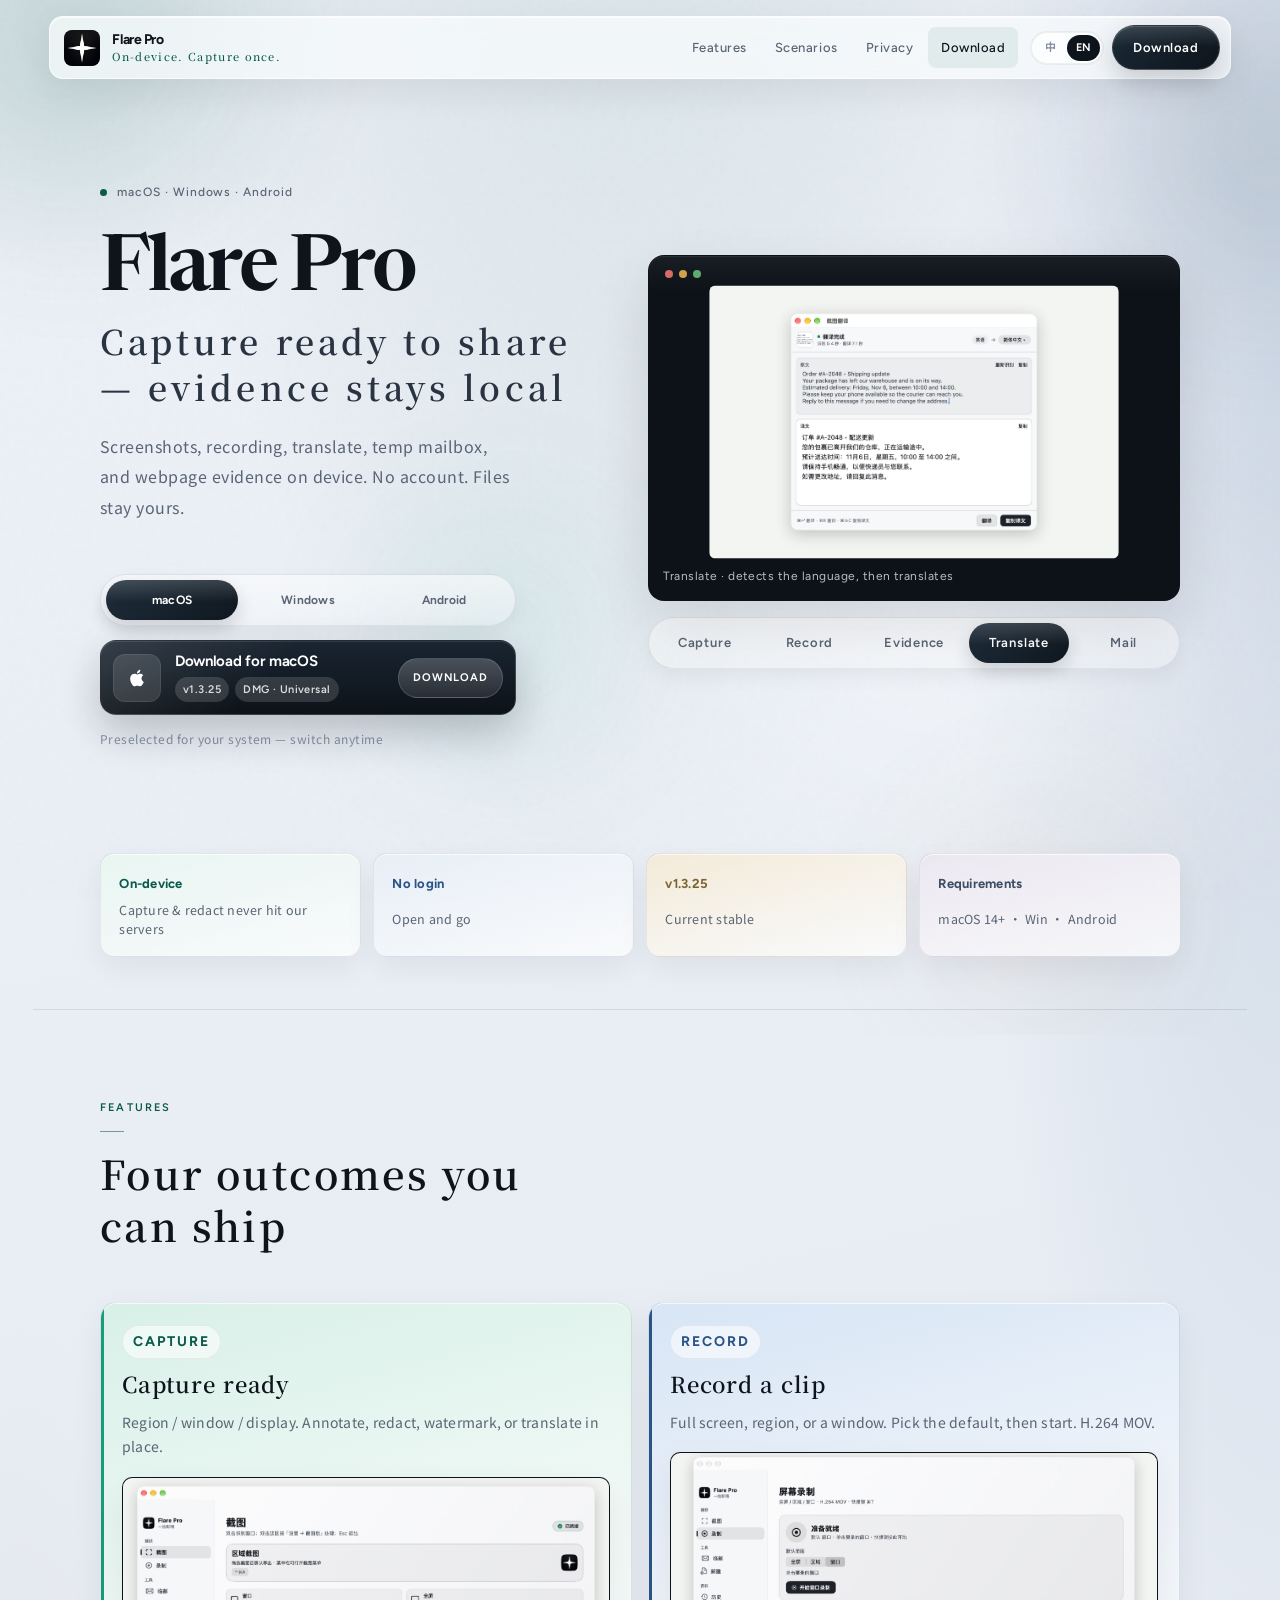
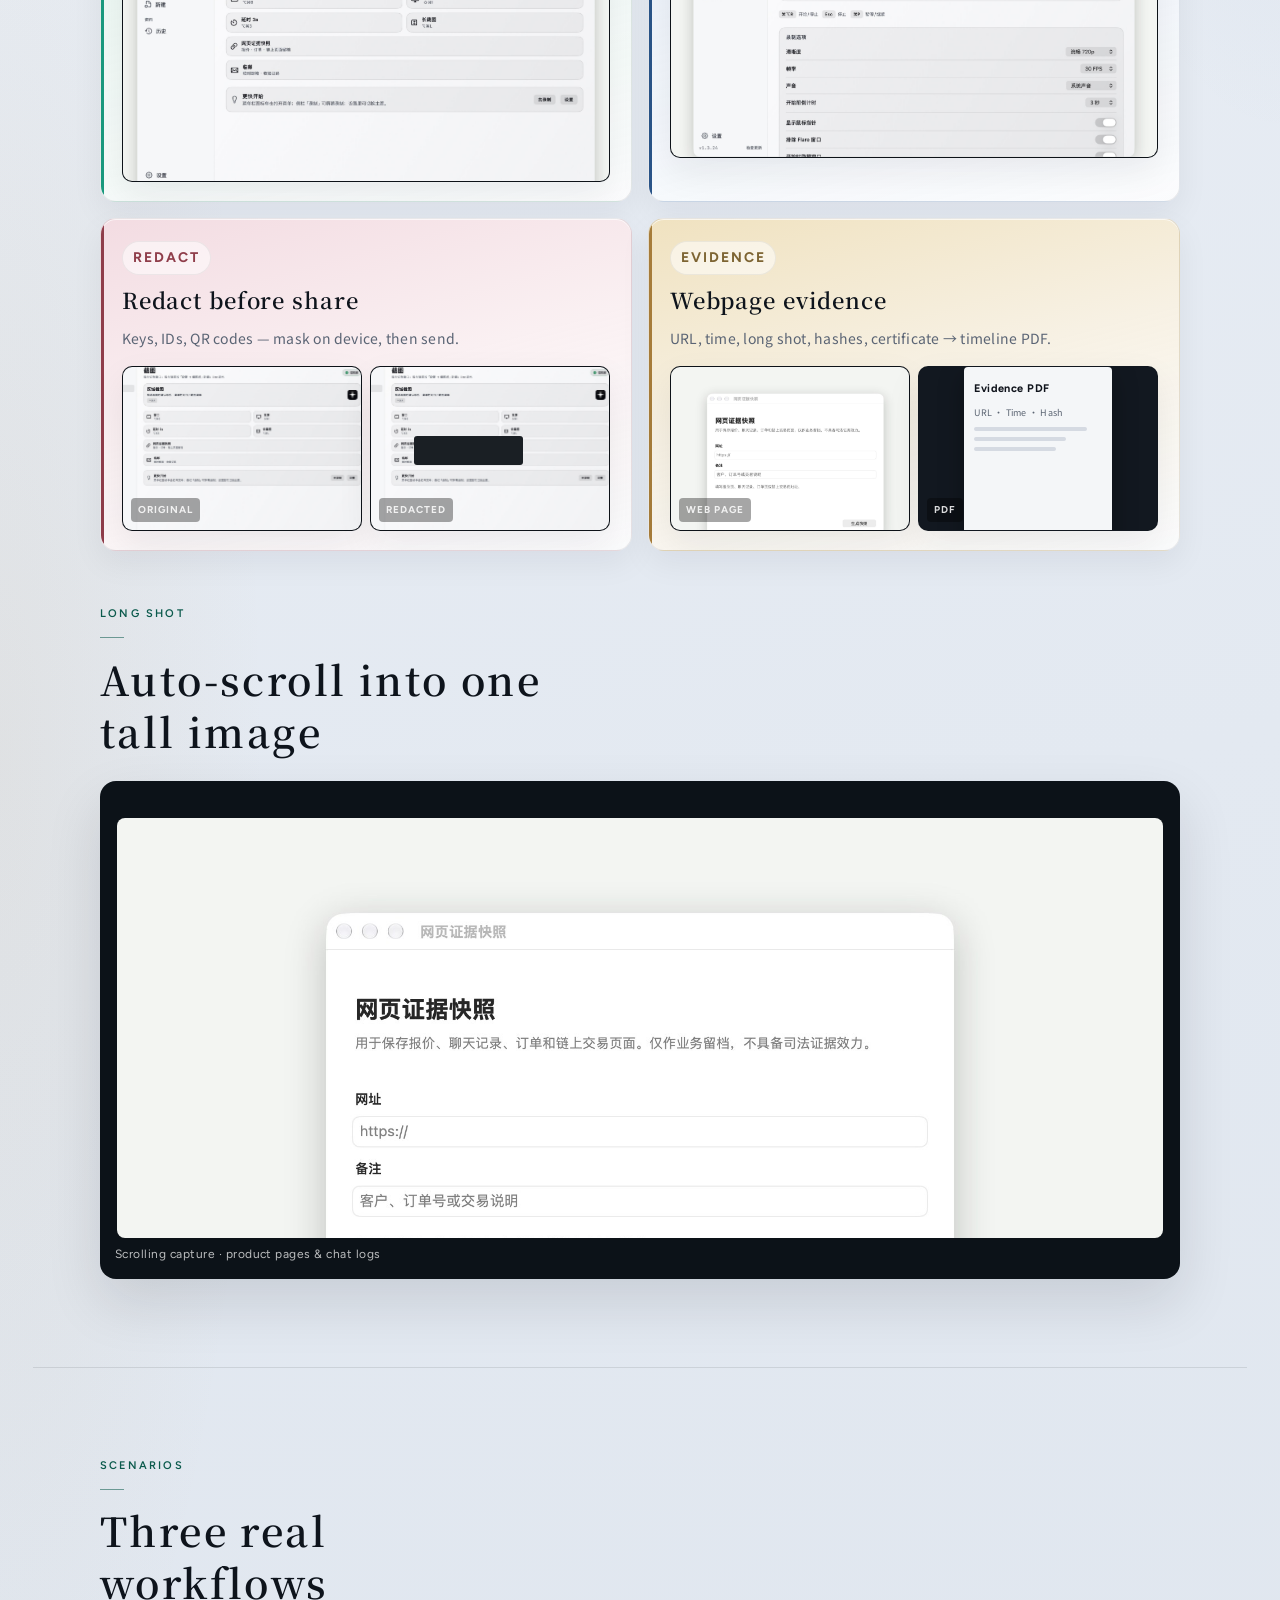
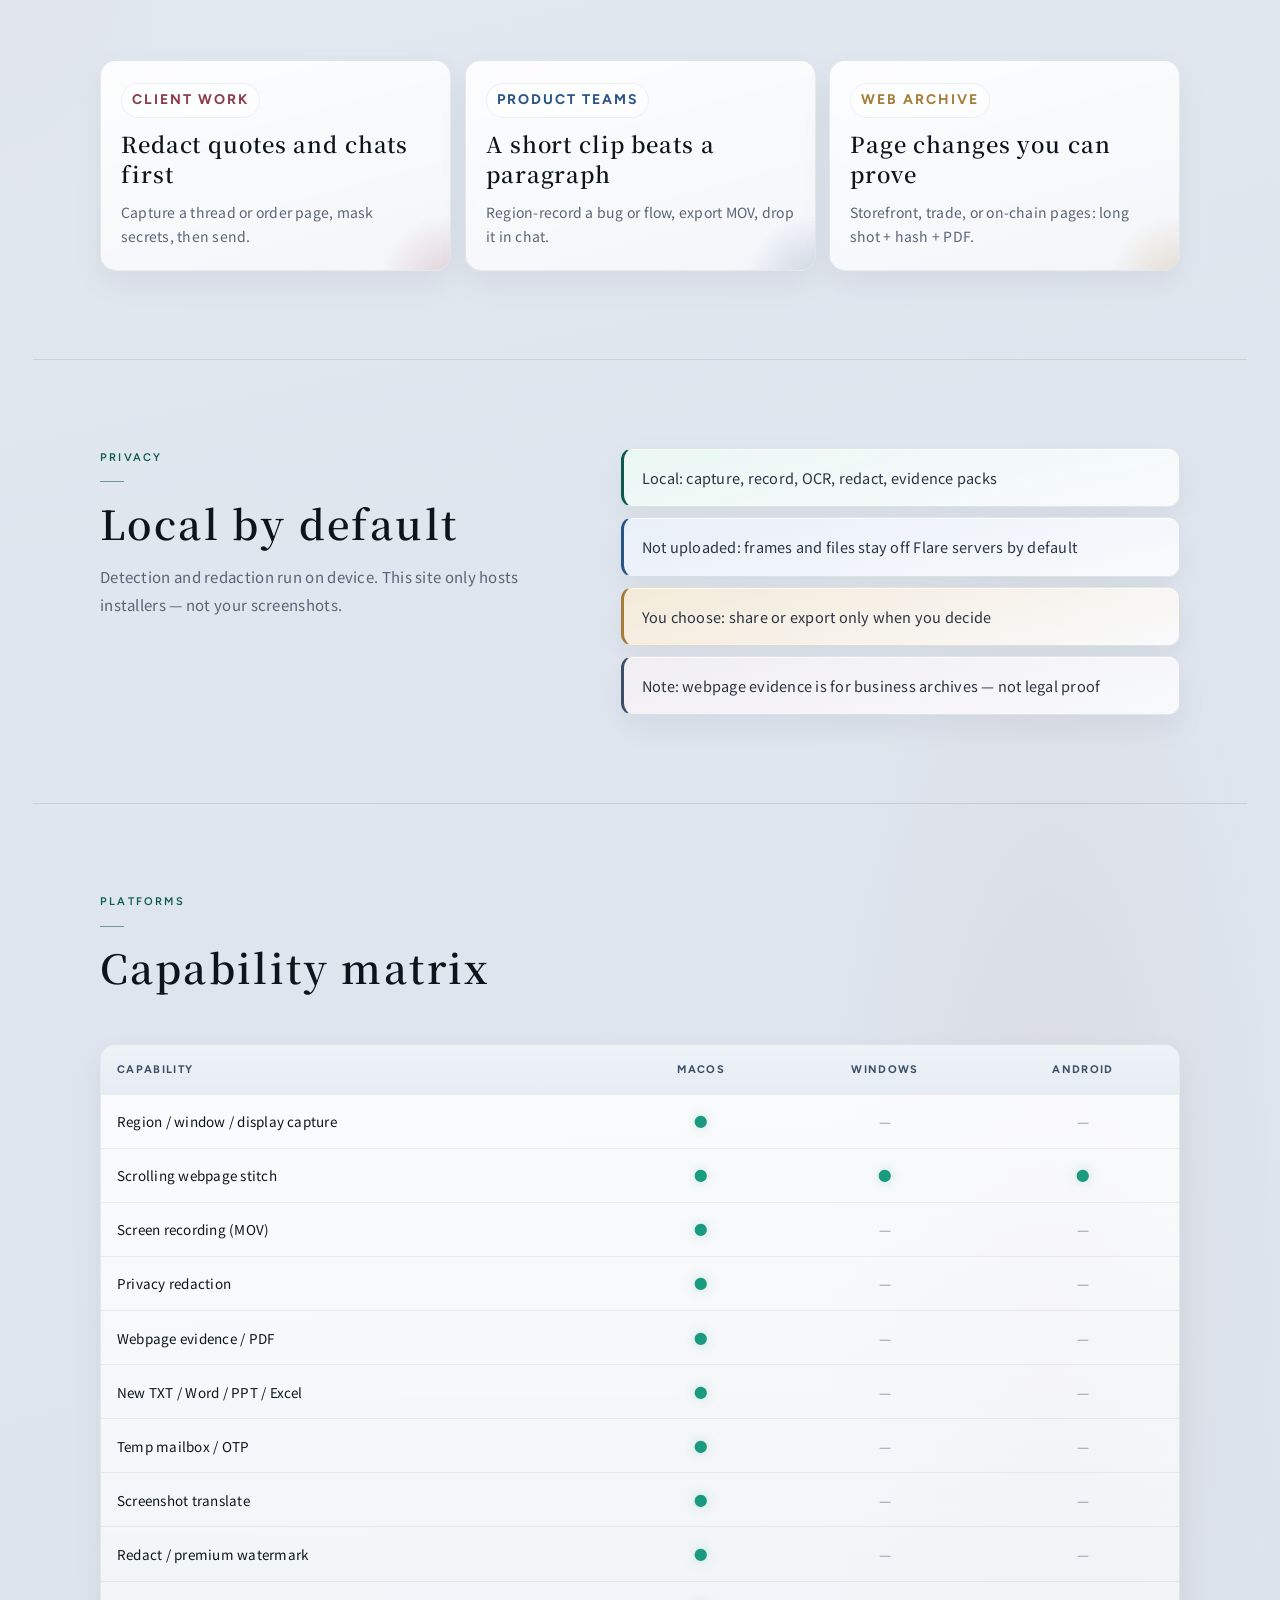
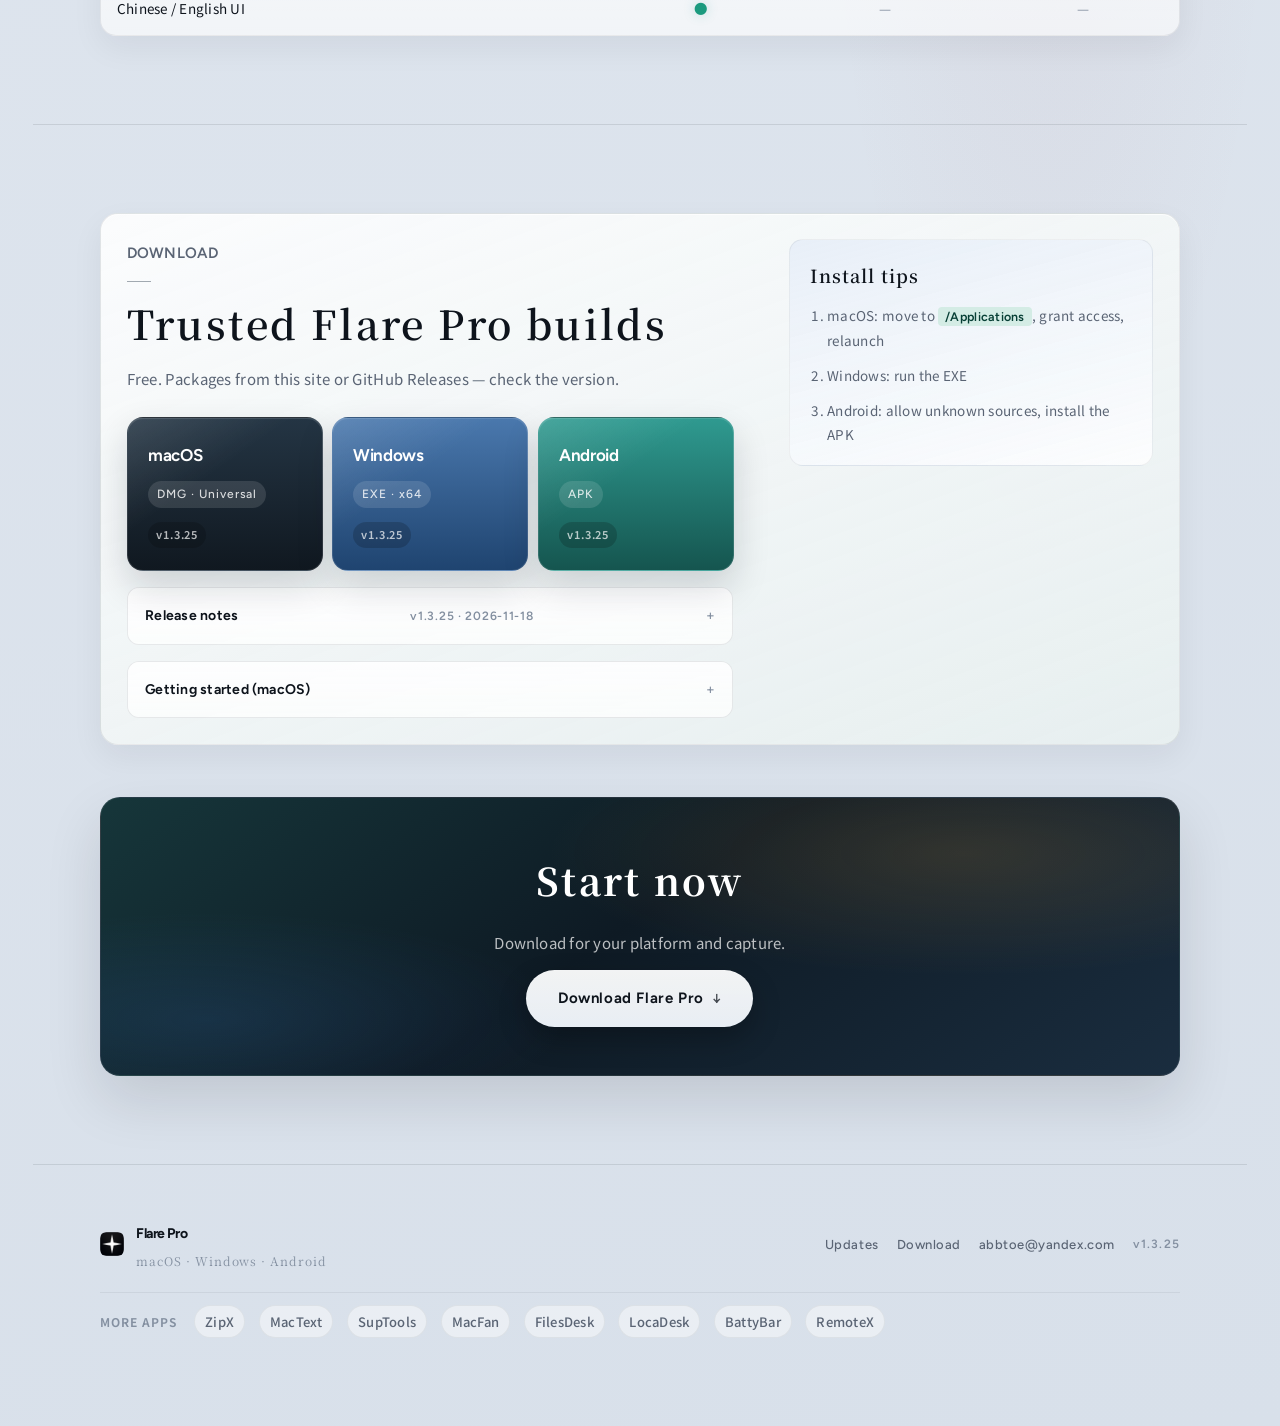
<file: docs/index.html>
<!DOCTYPE html>
<html lang="zh-Hans">
<head>
  <meta charset="utf-8" />
  <meta name="viewport" content="width=device-width, initial-scale=1, viewport-fit=cover" />
  <meta name="robots" content="index, follow, max-image-preview:large, max-snippet:-1, max-video-preview:-1" />
  <title>Flare — 截图、录屏、翻译、临时邮箱与网页证据快照</title>
  <meta name="keywords" content="Flare,截图,录屏,翻译,临时邮箱,隐私脱敏,网页证据,长截图,OCR,macOS,Windows,Android" />
  <meta name="description" content="Flare Pro：本地完成截图、录屏、翻译、临时邮箱与网页证据快照。无需登录，macOS / Windows / Android 可用。" />
  <meta name="theme-color" content="#0c3d36" />
  <meta name="author" content="linux503" />
  <link rel="canonical" href="https://linux503.github.io/Flare/" />
  <meta property="og:type" content="website" />
  <meta property="og:site_name" content="Flare" />
  <meta property="og:locale" content="zh_CN" />
  <meta property="og:title" content="Flare — 截图、录屏、翻译、临时邮箱与网页证据快照" />
  <meta property="og:description" content="本地完成截图、录屏、翻译、临时邮箱与网页证据快照。无需登录，打开即用。" />
  <meta property="og:url" content="https://linux503.github.io/Flare/" />
  <meta property="og:image" content="https://linux503.github.io/Flare/og-home.jpg?v=26" />
  <meta property="og:image:width" content="1200" />
  <meta property="og:image:height" content="630" />
  <meta name="twitter:card" content="summary_large_image" />
  <meta name="twitter:title" content="Flare — 截图、录屏、翻译、临时邮箱与网页证据快照" />
  <meta name="twitter:description" content="本地完成截图、录屏、翻译、临时邮箱与网页证据快照。无需登录，打开即用。" />
  <meta name="twitter:image" content="https://linux503.github.io/Flare/og-home.jpg?v=26" />
  <link rel="icon" type="image/png" href="./favicon-32.png?v=25" sizes="32x32" />
  <link rel="apple-touch-icon" href="./apple-touch-icon.png?v=25" />
  <link rel="preconnect" href="https://fonts.googleapis.com" />
  <link rel="preconnect" href="https://fonts.gstatic.com" crossorigin />
  <link href="https://fonts.googleapis.com/css2?family=Newsreader:opsz,wght@6..72,500;600;700&family=Figtree:wght@400;500;600;700&family=Noto+Sans+SC:wght@400;500;600;700&family=Noto+Serif+SC:wght@500;600;700&display=swap" rel="stylesheet" />
  <link rel="alternate" hreflang="zh-Hans" href="https://linux503.github.io/Flare/?lang=zh" />
  <link rel="alternate" hreflang="en" href="https://linux503.github.io/Flare/?lang=en" />
  <link rel="stylesheet" href="styles.css?v=79" />
</head>
<body class="theme-atelier">
  <div class="atmosphere" aria-hidden="true">
    <span class="orb orb-a"></span>
    <span class="orb orb-b"></span>
    <span class="orb orb-c"></span>
    <span class="orb orb-d"></span>
    <span class="grid-veil"></span>
  </div>
  <div class="scroll-progress" aria-hidden="true"></div>
  <a class="skip-link" href="#main" data-i18n="skip">跳至正文</a>

  <header class="site-header">
    <a class="brand" href="./" data-i18n-aria="brand.home" aria-label="Flare Pro 首页">
      <span class="brand-mark"><img src="logo.png?v=25" width="32" height="32" alt="" /></span>
      <span class="brand-text">
        <strong>Flare Pro</strong>
        <em data-i18n="brand.tag">本地完成，一拍即得</em>
      </span>
    </a>
    <nav id="site-nav" class="site-nav">
      <div class="nav-cluster">
        <div class="nav-links">
          <a href="#features" data-i18n="nav.features">功能</a>
          <a href="#scenarios" data-i18n="nav.scenarios">场景</a>
          <a href="#privacy" data-i18n="nav.privacy">隐私</a>
          <a href="#get" data-i18n="nav.get">下载</a>
        </div>
        <div class="nav-tools">
          <button type="button" class="lang-switch" data-lang-toggle data-lang="zh" data-i18n-aria="lang.aria" aria-label="语言">
            <span class="lang-track" aria-hidden="true">
              <span class="lang-thumb"></span>
              <span class="lang-opt" data-side="zh">中</span>
              <span class="lang-opt" data-side="en">EN</span>
            </span>
          </button>
          <a class="pill" data-dl-main href="./downloads/Flare-Pro-1.3.25-Universal.dmg" download data-i18n-aria="dl.pillAria" aria-label="下载 Flare Pro">
            <span data-i18n="dl.pill">下载</span>
          </a>
        </div>
      </div>
    </nav>
    <button type="button" class="nav-toggle" aria-expanded="false" aria-controls="site-nav" data-i18n-aria="nav.menu" aria-label="菜单">
      <i></i><i></i>
    </button>
  </header>

  <main id="main">
    <!-- 1. Hero -->
    <section class="hero">
      <div class="hero-copy" data-hero>
        <p class="now-badge"><span class="now-dot" aria-hidden="true"></span><span data-i18n="hero.badge">macOS · Windows · Android</span></p>
        <p class="brand-xl">Flare Pro</p>
        <h1 data-i18n="hero.h1">截完就能用，留证也不外传</h1>
        <p class="subtitle" data-i18n="hero.sub">本地截图、录屏、翻译、临时邮箱与网页证据快照。无需登录，文件留在你的设备上。</p>
        <div class="dl-dock" data-dl-dock>
          <div class="dl-tabs" role="tablist" data-i18n-aria="dl.tabsAria" aria-label="选择平台">
            <button type="button" class="is-on" role="tab" aria-selected="true" data-os="mac"><span>macOS</span></button>
            <button type="button" role="tab" aria-selected="false" data-os="win"><span>Windows</span></button>
            <button type="button" role="tab" aria-selected="false" data-os="android"><span>Android</span></button>
          </div>
          <a class="dl-main" data-os="mac" data-dl-main href="./downloads/Flare-Pro-1.3.25-Universal.dmg" download>
            <span class="dl-main-mark" aria-hidden="true">
              <svg data-dl-icon viewBox="0 0 24 24"><path fill="currentColor" d="M18.71 19.5c-.83 1.24-1.71 2.45-3.05 2.47-1.34.03-1.77-.79-3.29-.79-1.53 0-2 .77-3.27.82-1.31.05-2.3-1.32-3.14-2.53C4.25 17 2.94 12.45 4.7 9.39c.87-1.52 2.43-2.48 4.12-2.51 1.28-.02 2.5.87 3.29.87.78 0 2.26-1.07 3.8-.91.65.03 2.47.26 3.64 1.98-.09.06-2.17 1.28-2.15 3.81.03 3.02 2.65 4.03 2.68 4.04-.03.07-.42 1.44-1.38 2.83M13 3.5c.73-.83 1.94-1.46 2.94-1.5.13 1.17-.34 2.35-1.04 3.19-.69.85-1.83 1.51-2.95 1.42-.15-1.15.41-2.35 1.05-3.11z"/></svg>
            </span>
            <span class="dl-main-copy">
              <strong data-dl-title data-i18n="dl.macTitle">下载 macOS 版</strong>
              <em>
                <span class="dl-chip" data-app-version>v1.3.25</span>
                <span class="dl-chip" data-dl-file>DMG · Universal</span>
              </em>
            </span>
            <span class="dl-main-go"><span data-i18n="dl.go">下载</span></span>
          </a>
          <p class="dl-hint" data-i18n="dl.hint">已按系统预选，也可切换平台</p>
        </div>
      </div>

      <div class="showcase" data-carousel data-hero role="region" data-i18n-aria="carousel.aria" aria-label="功能演示">
        <div class="proof-stage stage">
          <div class="proof-frame on" data-i="0">
            <img src="ui-home.jpg?v=12" alt="" data-i18n-alt="img.shot" width="1440" height="960" fetchpriority="high" decoding="async" class="crop-capture" />
            <p class="proof-caption" data-i18n="proof.capture">Capture · 框选后复制或标注</p>
          </div>
          <div class="proof-frame" data-i="1">
            <img src="ui-record.jpg?v=12" alt="" data-i18n-alt="img.rec" width="1440" height="960" loading="lazy" decoding="async" class="crop-record" />
            <p class="proof-caption" data-i18n="proof.record">Record · 区域录制导出 MOV</p>
          </div>
          <div class="proof-frame" data-i="2">
            <img src="ui-evidence.jpg?v=12" alt="" data-i18n-alt="img.ev" width="1440" height="960" loading="lazy" decoding="async" class="crop-evidence" />
            <p class="proof-caption" data-i18n="proof.evidence">Evidence · 网页留证包</p>
          </div>
          <div class="proof-frame" data-i="3">
            <img src="ui-translate.jpg?v=1" alt="" data-i18n-alt="img.tr" width="1440" height="960" loading="lazy" decoding="async" class="crop-translate" />
            <p class="proof-caption" data-i18n="proof.translate">Translate · 自动识别语言再翻译</p>
          </div>
          <div class="proof-frame" data-i="4">
            <img src="ui-mailbox.jpg?v=1" alt="" data-i18n-alt="img.mail" width="1440" height="960" loading="lazy" decoding="async" class="crop-mail" />
            <p class="proof-caption" data-i18n="proof.mail">Temp Mail · 验证码自动出现</p>
          </div>
        </div>
        <div class="switcher" role="tablist" data-i18n-aria="switch.aria" aria-label="演示切换">
          <button type="button" class="on" data-goto="0" role="tab" aria-selected="true"><b data-i18n="tab.shot">Capture</b></button>
          <button type="button" data-goto="1" role="tab" aria-selected="false"><b data-i18n="tab.rec">Record</b></button>
          <button type="button" data-goto="2" role="tab" aria-selected="false"><b data-i18n="tab.ev">Evidence</b></button>
          <button type="button" data-goto="3" role="tab" aria-selected="false"><b data-i18n="tab.tr">Translate</b></button>
          <button type="button" data-goto="4" role="tab" aria-selected="false"><b data-i18n="tab.mail">Mail</b></button>
        </div>
      </div>
    </section>

    <!-- 2. Trust bar -->
    <section class="trust" aria-label="信任信息">
      <ul class="trust-bar">
        <li><strong data-i18n="trust.local">本地处理</strong><span data-i18n="trust.localP">截图与脱敏不经服务器</span></li>
        <li><strong data-i18n="trust.login">无需登录</strong><span data-i18n="trust.loginP">打开就能用</span></li>
        <li><strong data-app-version>v1.3.25</strong><span data-i18n="trust.verP">当前稳定版</span></li>
        <li><strong data-i18n="trust.os">系统要求</strong><span data-i18n="trust.osP">macOS 14+ · Win · Android</span></li>
      </ul>
    </section>

    <!-- 3. Four result features -->
    <section id="features" class="features">
      <div class="section-head" data-reveal>
        <p class="tag" data-i18n="feat.tag">功能</p>
        <h2 data-i18n="feat.h2">四件事，做到结果可交付</h2>
      </div>
      <div class="feature-grid">
        <article class="feature-card tone-capture" data-reveal style="--d:0">
          <p class="feature-kicker">Capture</p>
          <h3 data-i18n="feat.capture">截图即用</h3>
          <p data-i18n="feat.captureP">区域 / 窗口 / 全屏。框选后标注、打码、加水印，或直接翻译。</p>
          <div class="proof-stage compact">
            <img src="ui-home.jpg?v=12" alt="" class="crop-capture" loading="lazy" width="1440" height="960" />
          </div>
        </article>
        <article class="feature-card tone-record" data-reveal style="--d:1">
          <p class="feature-kicker">Record</p>
          <h3 data-i18n="feat.record">录屏成片</h3>
          <p data-i18n="feat.recordP">全屏、区域或窗口。先选默认范围，再开始。导出 H.264 MOV。</p>
          <div class="proof-stage compact">
            <img src="ui-record.jpg?v=12" alt="" class="crop-record" loading="lazy" width="1440" height="960" />
          </div>
        </article>
        <article class="feature-card tone-redact" data-reveal style="--d:2">
          <p class="feature-kicker">Redact</p>
          <h3 data-i18n="feat.redact">分享前脱敏</h3>
          <p data-i18n="feat.redactP">密钥、证件、二维码等敏感信息，本地遮盖后再发出。</p>
          <div class="proof-pair" aria-hidden="true">
            <div class="proof-stage mini">
              <img src="ui-home.jpg?v=12" alt="" class="crop-redact-src" loading="lazy" />
              <span class="pair-label" data-i18n="feat.original">Original</span>
            </div>
            <div class="proof-stage mini redacted">
              <img src="ui-home.jpg?v=12" alt="" class="crop-redact-src" loading="lazy" />
              <span class="redact-mask"></span>
              <span class="pair-label" data-i18n="feat.redacted">Redacted</span>
            </div>
          </div>
        </article>
        <article class="feature-card tone-evidence" data-reveal style="--d:3">
          <p class="feature-kicker">Evidence</p>
          <h3 data-i18n="feat.evidence">网页留证</h3>
          <p data-i18n="feat.evidenceP">网址、时间、长图、哈希与证书，导出时间线 PDF。</p>
          <div class="proof-pair evidence-pair" aria-hidden="true">
            <div class="proof-stage mini">
              <img src="ui-evidence.jpg?v=12" alt="" class="crop-evidence-page" loading="lazy" />
              <span class="pair-label" data-i18n="feat.webpage">Web page</span>
            </div>
            <div class="proof-stage mini pdf-mock">
              <div class="pdf-sheet">
                <b>Evidence PDF</b>
                <em>URL · Time · Hash</em>
                <i></i><i></i><i></i>
              </div>
              <span class="pair-label">PDF</span>
            </div>
          </div>
        </article>
      </div>

      <div class="longshot" data-reveal>
        <div class="section-head tight">
          <p class="tag" data-i18n="long.tag">长截图</p>
          <h2 data-i18n="long.h2">自动滚动，拼成一张长图</h2>
        </div>
        <div class="proof-stage longshot-stage">
          <div class="longshot-viewport">
            <img src="ui-evidence.jpg?v=12" alt="" class="longshot-img" loading="lazy" width="1440" height="960" />
          </div>
          <p class="proof-caption" data-i18n="long.cap">Scrolling capture · 适合详情页与聊天记录</p>
        </div>
      </div>
    </section>

    <!-- 4. Scenarios -->
    <section id="scenarios" class="scenarios">
      <div class="section-head" data-reveal>
        <p class="tag" data-i18n="sc.tag">场景</p>
        <h2 data-i18n="sc.h2">三个真实工作流</h2>
      </div>
      <div class="scenario-grid">
        <article class="scenario-card tone-client" data-reveal style="--d:0">
          <p class="feature-kicker" data-i18n="sc.1k">客户沟通</p>
          <h3 data-i18n="sc.1h">报价与聊天先脱敏再发</h3>
          <p data-i18n="sc.1p">截下对话或订单页，遮住密钥与证件，再发给客户或同事。</p>
        </article>
        <article class="scenario-card tone-collab" data-reveal style="--d:1">
          <p class="feature-kicker" data-i18n="sc.2k">产品协作</p>
          <h3 data-i18n="sc.2h">录一段操作，比文字更快</h3>
          <p data-i18n="sc.2p">区域录屏说明 bug 或流程，导出 MOV 丢进群里即可。</p>
        </article>
        <article class="scenario-card tone-archive" data-reveal style="--d:2">
          <p class="feature-kicker" data-i18n="sc.3k">网页留证</p>
          <h3 data-i18n="sc.3h">页面变更有据可查</h3>
          <p data-i18n="sc.3p">电商、外贸、链上页面一键留档：长图 + 哈希 + 时间线 PDF。</p>
        </article>
      </div>
    </section>

    <!-- 5. Privacy -->
    <section id="privacy" class="privacy">
      <div class="privacy-grid" data-reveal>
        <div class="section-head tight">
          <p class="tag" data-i18n="priv.tag">隐私</p>
          <h2 data-i18n="priv.h2">默认留在本机</h2>
          <p data-i18n="priv.p">敏感检测与脱敏在本地完成。官网只托管安装包，不接收你的截图内容。</p>
        </div>
        <ul class="privacy-list">
          <li class="tone-local" data-i18n="priv.1">本地：截图、录屏、OCR、脱敏、证据包生成</li>
          <li class="tone-upload" data-i18n="priv.2">不上传：画面与文件默认不发往 Flare 服务器</li>
          <li class="tone-control" data-i18n="priv.3">你可控：是否分享、导出到何处，由你决定</li>
          <li class="tone-note" data-i18n="priv.4">说明：网页证据用于业务留档，不具备司法效力</li>
        </ul>
      </div>
    </section>

    <!-- 6. Platform table -->
    <section id="platforms" class="platforms">
      <div class="section-head" data-reveal>
        <p class="tag" data-i18n="plat.tag">平台</p>
        <h2 data-i18n="plat.h2">能力对照</h2>
      </div>
      <div class="table-wrap" data-reveal>
        <table class="cap-table">
          <thead>
            <tr>
              <th data-i18n="plat.cap">能力</th>
              <th>macOS</th>
              <th>Windows</th>
              <th>Android</th>
            </tr>
          </thead>
          <tbody>
            <tr>
              <td data-i18n="plat.r1">区域 / 窗口 / 全屏截图</td>
              <td class="yes">●</td><td class="muted">—</td><td class="muted">—</td>
            </tr>
            <tr>
              <td data-i18n="plat.r2">网页滚动长截图</td>
              <td class="yes">●</td><td class="yes">●</td><td class="yes">●</td>
            </tr>
            <tr>
              <td data-i18n="plat.r3">录屏（MOV）</td>
              <td class="yes">●</td><td class="muted">—</td><td class="muted">—</td>
            </tr>
            <tr>
              <td data-i18n="plat.r4">隐私脱敏</td>
              <td class="yes">●</td><td class="muted">—</td><td class="muted">—</td>
            </tr>
            <tr>
              <td data-i18n="plat.r5">网页证据快照 / PDF</td>
              <td class="yes">●</td><td class="muted">—</td><td class="muted">—</td>
            </tr>
            <tr>
              <td data-i18n="plat.r6">新建 TXT / Word / PPT / Excel</td>
              <td class="yes">●</td><td class="muted">—</td><td class="muted">—</td>
            </tr>
            <tr>
              <td data-i18n="plat.r7">临时邮箱 / 验证码</td>
              <td class="yes">●</td><td class="muted">—</td><td class="muted">—</td>
            </tr>
            <tr>
              <td data-i18n="plat.r8">截图翻译</td>
              <td class="yes">●</td><td class="muted">—</td><td class="muted">—</td>
            </tr>
            <tr>
              <td data-i18n="plat.r9">打码 / 高级水印</td>
              <td class="yes">●</td><td class="muted">—</td><td class="muted">—</td>
            </tr>
            <tr>
              <td data-i18n="plat.r10">中文 / English 界面</td>
              <td class="yes">●</td><td class="muted">—</td><td class="muted">—</td>
            </tr>
          </tbody>
        </table>
      </div>
    </section>

    <!-- 7 + 8. Updates (folded) + Download CTA -->
    <section id="get" class="get">
      <div class="get-card" data-reveal>
        <div>
          <p class="tag" data-i18n="get.tag">下载</p>
          <h2 data-i18n="get.h2">可信下载 Flare Pro</h2>
          <p data-i18n="get.p">免费。安装包来自本站或 GitHub Releases，版本号可核对。</p>
          <div class="platform-grid">
            <a class="platform-card is-primary" data-download href="./downloads/Flare-Pro-1.3.25-Universal.dmg" download>
              <span class="platform-name">macOS</span>
              <span class="platform-tag">DMG · Universal</span>
              <span class="dl-ver" data-app-version>v1.3.25</span>
            </a>
            <a class="platform-card is-win" data-download-windows href="https://github.com/linux503/Flare/releases/download/v1.3.19/Flare-Windows-x64.exe">
              <span class="platform-name">Windows</span>
              <span class="platform-tag">EXE · x64</span>
              <span class="dl-ver" data-app-version>v1.3.25</span>
            </a>
            <a class="platform-card is-android" data-download-android href="./downloads/Flare-Android.apk" download>
              <span class="platform-name">Android</span>
              <span class="platform-tag">APK</span>
              <span class="dl-ver" data-app-version>v1.3.25</span>
            </a>
          </div>

          <details class="fold" id="whats-new">
            <summary>
              <span data-i18n="wn.summary">更新记录</span>
              <em><span data-app-version>v1.3.25</span> · <span data-published-at>2026-10-29</span></em>
            </summary>
            <ol class="whats-new-list" data-changelog>
              <li>水印可自定义：文字、位置、Logo、时间、大小与透明度</li>
              <li>截图与录屏分别开关水印</li>
              <li>侧栏图标对齐修复</li>
              <li>设置页新增水印实时预览</li>
            </ol>
          </details>

          <details class="fold">
            <summary data-i18n="start.summary">开始使用（macOS）</summary>
            <ol class="start-mini">
              <li data-i18n="start.1">放到 /Applications，授权「屏幕录制」后完全退出再打开</li>
              <li data-i18n="start.2">菜单栏单击区域截图；⌘⌥T 翻译；⌘⌥R 录屏；侧栏可开临邮</li>
              <li data-i18n="start.3">Windows / Android：下载后打开链接即可网页长截图</li>
            </ol>
          </details>
        </div>
        <aside>
          <h3 data-i18n="install.h3">安装建议</h3>
          <ol>
            <li data-i18n-html="install.1">macOS：放到 <code>/Applications</code>，授权后重启应用</li>
            <li data-i18n="install.2">Windows：EXE 双击运行</li>
            <li data-i18n="install.3">Android：允许未知来源后安装 APK</li>
          </ol>
        </aside>
      </div>

      <div class="final-cta" data-reveal>
        <div class="final-cta-inner">
          <h2 data-i18n="cta.h2">现在开始</h2>
          <p data-i18n="cta.p">下载对应平台，打开就能截。</p>
          <a class="pill large cta-btn" data-dl-main href="./downloads/Flare-Pro-1.3.25-Universal.dmg" download>
            <span data-i18n="cta.btn">下载 Flare Pro</span>
          </a>
        </div>
      </div>
    </section>
  </main>

  <footer class="site-footer">
    <div class="brand">
      <img src="logo.png?v=25" width="22" height="22" alt="" />
      <div>
        <strong>Flare Pro</strong>
        <em>macOS · Windows · Android</em>
      </div>
    </div>
    <div class="footer-apps" aria-label="更多软件">
      <span data-i18n="apps.other">其他工具</span>
      <a href="https://linux503.github.io/ZipX/" target="_blank" rel="noopener noreferrer">ZipX</a>
      <a href="https://linux503.github.io/MacText/" target="_blank" rel="noopener noreferrer">MacText</a>
      <a href="https://linux503.github.io/suptools/" target="_blank" rel="noopener noreferrer">SupTools</a>
      <a href="https://linux503.github.io/MacFan/" target="_blank" rel="noopener noreferrer">MacFan</a>
      <a href="https://linux503.github.io/FilesDesk/" target="_blank" rel="noopener noreferrer">FilesDesk</a>
      <a href="https://linux503.github.io/LocaDesk/" target="_blank" rel="noopener noreferrer">LocaDesk</a>
      <a href="https://linux503.github.io/BattyBar/" target="_blank" rel="noopener noreferrer">BattyBar</a>
      <a href="https://linux503.github.io/RemoteX/" target="_blank" rel="noopener noreferrer">RemoteX</a>
    </div>
    <div class="links">
      <a href="#whats-new" data-i18n="nav.updates">更新</a>
      <a href="#get" data-i18n="nav.get">下载</a>
      <a href="mailto:abbtoe@yandex.com">abbtoe@yandex.com</a>
      <span class="footer-ver" data-app-version>v1.3.25</span>
    </div>
  </footer>

  <script src="i18n.js?v=28" defer></script>
  <script src="site.js?v=36" defer></script>
</body>
</html>
</file>
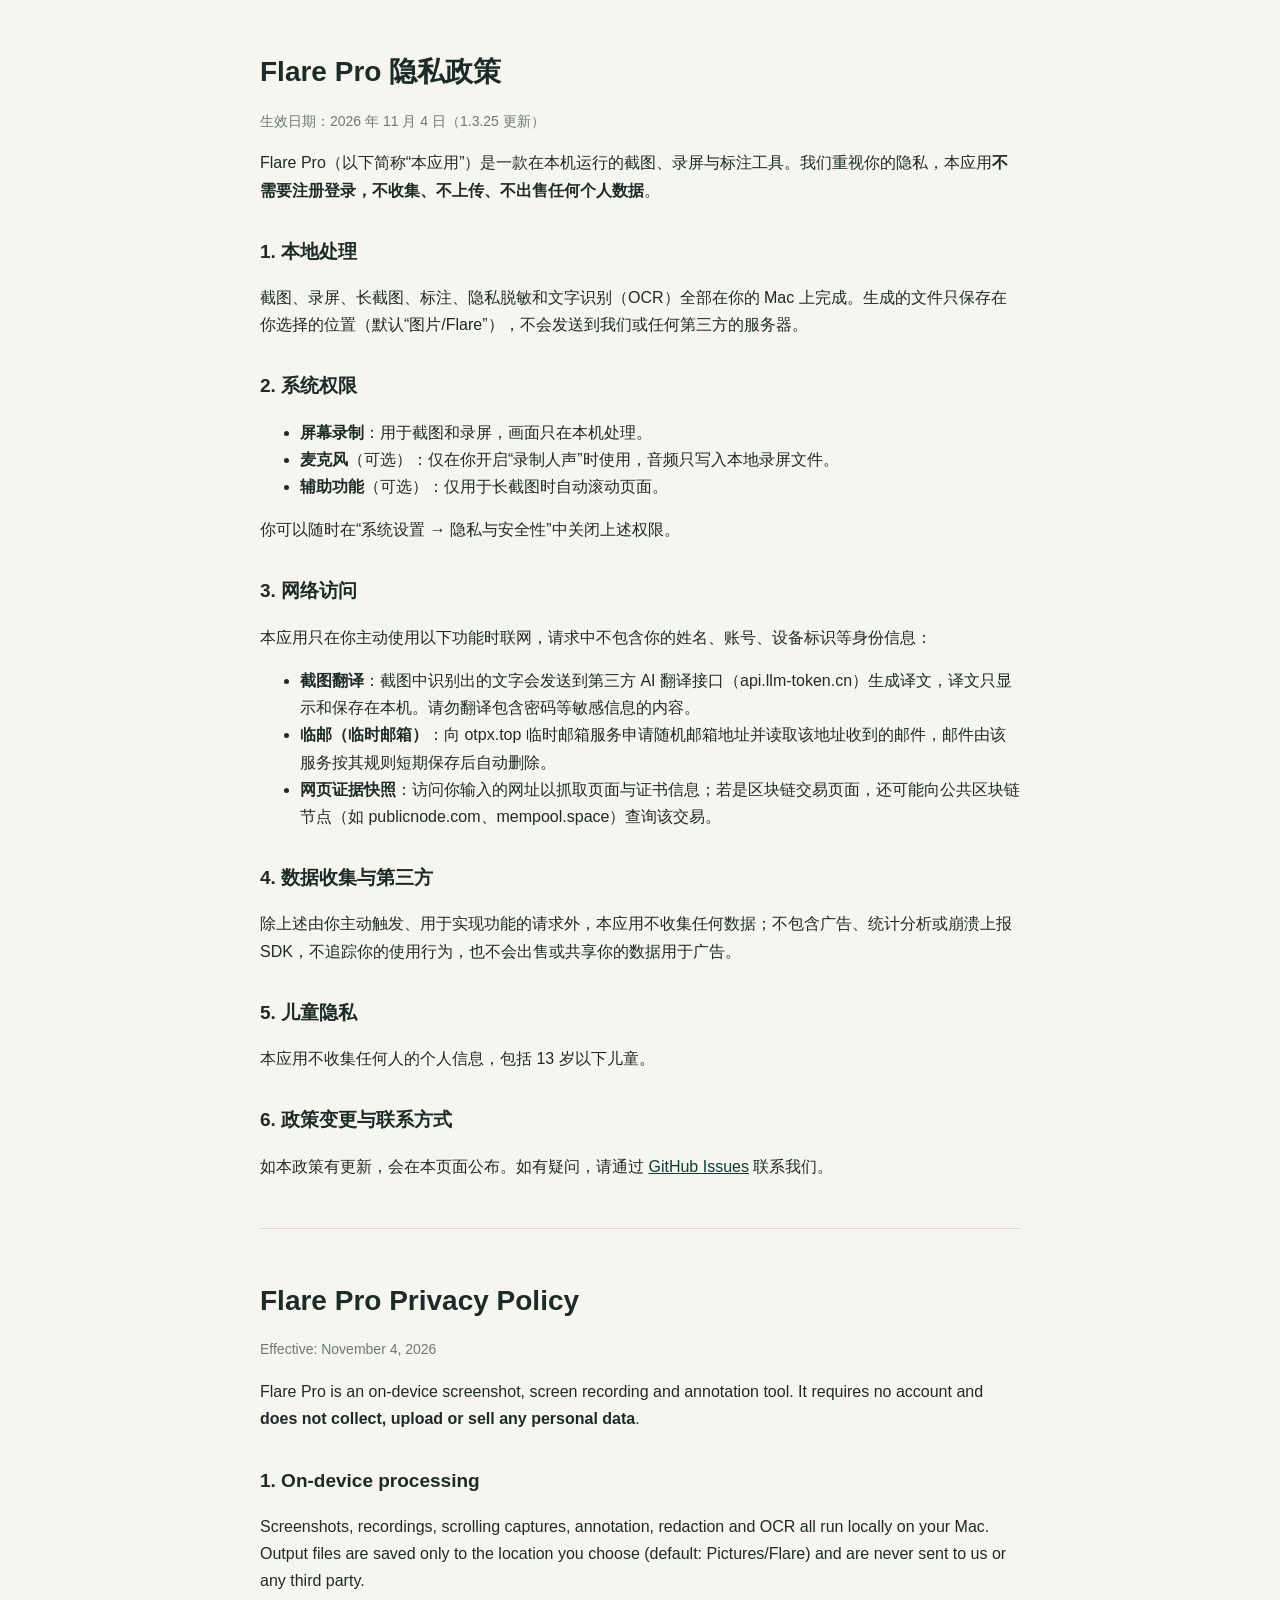
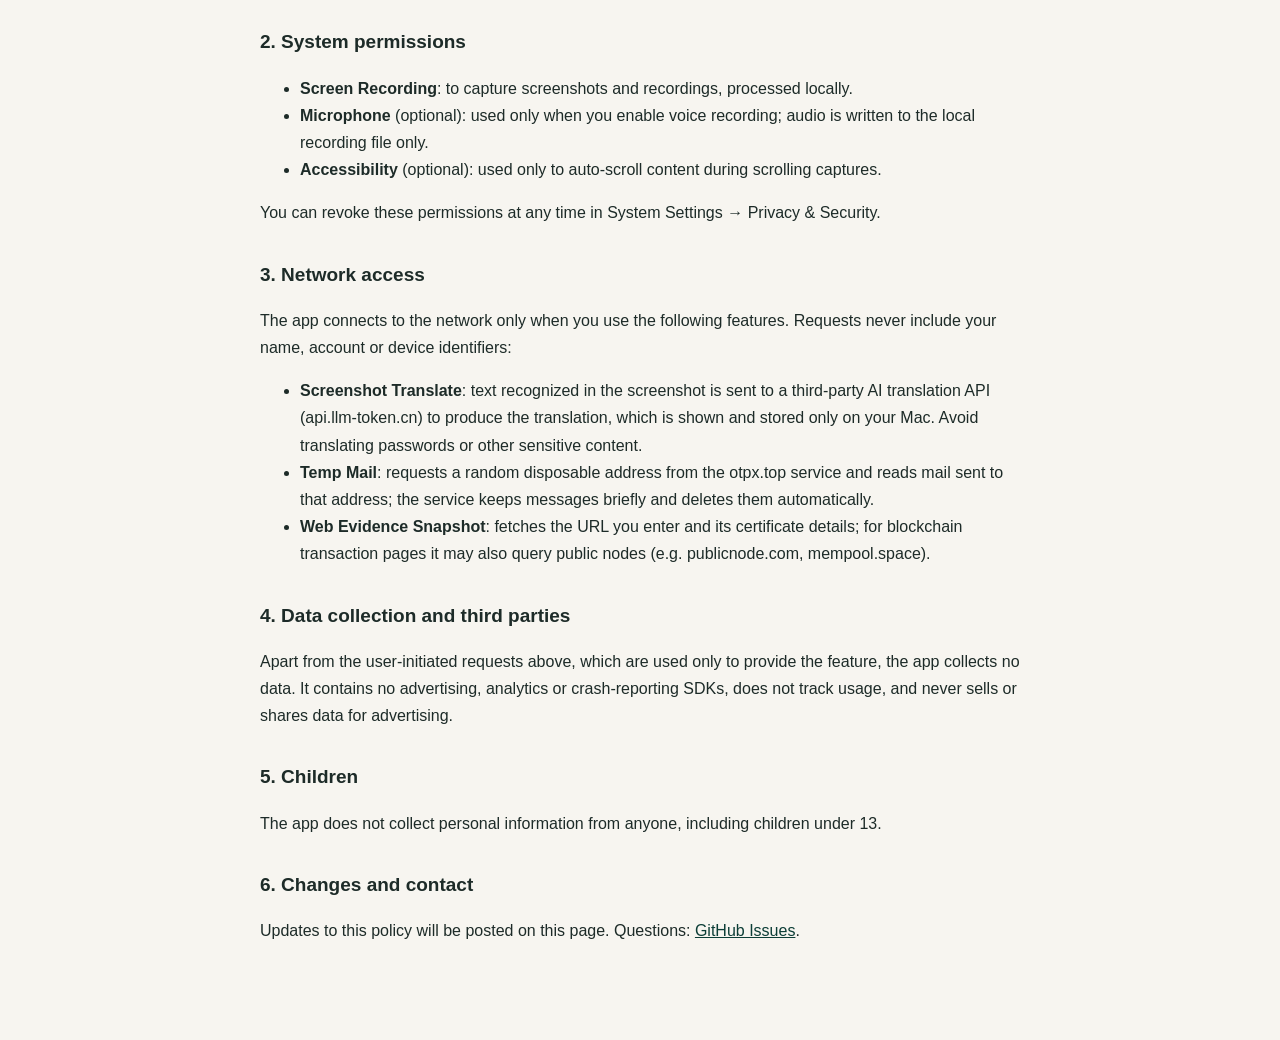
<file: docs/privacy.html>
<!DOCTYPE html>
<html lang="zh-Hans">
<head>
  <meta charset="utf-8" />
  <meta name="viewport" content="width=device-width, initial-scale=1, viewport-fit=cover" />
  <title>隐私政策 / Privacy Policy — Flare Pro</title>
  <meta name="description" content="Flare Pro 隐私政策：所有截图、录屏与识别均在本机完成，不收集个人数据。" />
  <link rel="canonical" href="https://linux503.github.io/Flare/privacy.html" />
  <link rel="icon" type="image/png" href="./favicon-32.png?v=22" sizes="32x32" />
  <style>
    body { margin: 0; font: 16px/1.7 -apple-system, BlinkMacSystemFont, "PingFang SC", "Noto Sans SC", sans-serif; color: #1d2b28; background: #f7f5f0; }
    main { max-width: 760px; margin: 0 auto; padding: 48px 24px 80px; }
    h1 { font-size: 28px; margin: 0 0 4px; }
    h2 { font-size: 19px; margin: 32px 0 8px; }
    .meta { color: #6b7a76; font-size: 14px; }
    hr { border: 0; border-top: 1px solid #ddd8cc; margin: 48px 0; }
    a { color: #0c3d36; }
  </style>
</head>
<body>
<main>
  <h1>Flare Pro 隐私政策</h1>
  <p class="meta">生效日期：2026 年 11 月 4 日（1.3.25 更新）</p>

  <p>Flare Pro（以下简称“本应用”）是一款在本机运行的截图、录屏与标注工具。我们重视你的隐私，本应用<strong>不需要注册登录，不收集、不上传、不出售任何个人数据</strong>。</p>

  <h2>1. 本地处理</h2>
  <p>截图、录屏、长截图、标注、隐私脱敏和文字识别（OCR）全部在你的 Mac 上完成。生成的文件只保存在你选择的位置（默认“图片/Flare”），不会发送到我们或任何第三方的服务器。</p>

  <h2>2. 系统权限</h2>
  <ul>
    <li><strong>屏幕录制</strong>：用于截图和录屏，画面只在本机处理。</li>
    <li><strong>麦克风</strong>（可选）：仅在你开启“录制人声”时使用，音频只写入本地录屏文件。</li>
    <li><strong>辅助功能</strong>（可选）：仅用于长截图时自动滚动页面。</li>
  </ul>
  <p>你可以随时在“系统设置 → 隐私与安全性”中关闭上述权限。</p>

  <h2>3. 网络访问</h2>
  <p>本应用只在你主动使用以下功能时联网，请求中不包含你的姓名、账号、设备标识等身份信息：</p>
  <ul>
    <li><strong>截图翻译</strong>：截图中识别出的文字会发送到第三方 AI 翻译接口（api.llm-token.cn）生成译文，译文只显示和保存在本机。请勿翻译包含密码等敏感信息的内容。</li>
    <li><strong>临邮（临时邮箱）</strong>：向 otpx.top 临时邮箱服务申请随机邮箱地址并读取该地址收到的邮件，邮件由该服务按其规则短期保存后自动删除。</li>
    <li><strong>网页证据快照</strong>：访问你输入的网址以抓取页面与证书信息；若是区块链交易页面，还可能向公共区块链节点（如 publicnode.com、mempool.space）查询该交易。</li>
  </ul>

  <h2>4. 数据收集与第三方</h2>
  <p>除上述由你主动触发、用于实现功能的请求外，本应用不收集任何数据；不包含广告、统计分析或崩溃上报 SDK，不追踪你的使用行为，也不会出售或共享你的数据用于广告。</p>

  <h2>5. 儿童隐私</h2>
  <p>本应用不收集任何人的个人信息，包括 13 岁以下儿童。</p>

  <h2>6. 政策变更与联系方式</h2>
  <p>如本政策有更新，会在本页面公布。如有疑问，请通过 <a href="https://github.com/linux503/Flare/issues">GitHub Issues</a> 联系我们。</p>

  <hr />

  <h1>Flare Pro Privacy Policy</h1>
  <p class="meta">Effective: November 4, 2026</p>

  <p>Flare Pro is an on-device screenshot, screen recording and annotation tool. It requires no account and <strong>does not collect, upload or sell any personal data</strong>.</p>

  <h2>1. On-device processing</h2>
  <p>Screenshots, recordings, scrolling captures, annotation, redaction and OCR all run locally on your Mac. Output files are saved only to the location you choose (default: Pictures/Flare) and are never sent to us or any third party.</p>

  <h2>2. System permissions</h2>
  <ul>
    <li><strong>Screen Recording</strong>: to capture screenshots and recordings, processed locally.</li>
    <li><strong>Microphone</strong> (optional): used only when you enable voice recording; audio is written to the local recording file only.</li>
    <li><strong>Accessibility</strong> (optional): used only to auto-scroll content during scrolling captures.</li>
  </ul>
  <p>You can revoke these permissions at any time in System Settings → Privacy &amp; Security.</p>

  <h2>3. Network access</h2>
  <p>The app connects to the network only when you use the following features. Requests never include your name, account or device identifiers:</p>
  <ul>
    <li><strong>Screenshot Translate</strong>: text recognized in the screenshot is sent to a third-party AI translation API (api.llm-token.cn) to produce the translation, which is shown and stored only on your Mac. Avoid translating passwords or other sensitive content.</li>
    <li><strong>Temp Mail</strong>: requests a random disposable address from the otpx.top service and reads mail sent to that address; the service keeps messages briefly and deletes them automatically.</li>
    <li><strong>Web Evidence Snapshot</strong>: fetches the URL you enter and its certificate details; for blockchain transaction pages it may also query public nodes (e.g. publicnode.com, mempool.space).</li>
  </ul>

  <h2>4. Data collection and third parties</h2>
  <p>Apart from the user-initiated requests above, which are used only to provide the feature, the app collects no data. It contains no advertising, analytics or crash-reporting SDKs, does not track usage, and never sells or shares data for advertising.</p>

  <h2>5. Children</h2>
  <p>The app does not collect personal information from anyone, including children under 13.</p>

  <h2>6. Changes and contact</h2>
  <p>Updates to this policy will be posted on this page. Questions: <a href="https://github.com/linux503/Flare/issues">GitHub Issues</a>.</p>
</main>
</body>
</html>
</file>
<file: docs/styles.css>
/* Flare — Atelier redesign (graphite porcelain + verdigris) */

:root {
  --bg: #e2e7ef;
  --bg-soft: #f4f6fa;
  --bg-deep: #c9d1de;
  --ink: #0e141c;
  --ink-soft: #2a3342;
  --muted: #5a6474;
  --faint: #8490a1;
  --line: rgba(14, 20, 28, 0.1);
  --line-soft: rgba(14, 20, 28, 0.06);
  --accent: #0b5a4c;
  --accent-deep: #073f35;
  --accent-bright: #1a9a7e;
  --accent-soft: #d4ece5;
  --accent-mist: rgba(11, 90, 76, 0.14);
  --steel: #2a4a66;
  --slate: #3d4f66;
  --slate-soft: #e6ebf2;
  --win: #2a5488;
  --win-soft: #e0eaf6;
  --android: #1c6d66;
  --android-soft: #d8efeb;
  --rose: #8f3d4a;
  --rose-soft: #f5e6e9;
  --clay: #9a5a3c;
  --clay-soft: #f4ebe4;
  --gold: #7d6432;
  --gold-soft: #f1ead8;
  --brass: #a67c3a;
  --brass-soft: #f3ead8;
  --surface: rgba(255, 255, 255, 0.82);
  --surface-solid: #fbfcfd;
  --card: rgba(255, 255, 255, 0.72);
  --card-strong: #ffffff;
  --display: "Newsreader", "Noto Serif SC", Georgia, serif;
  --serif: "Noto Serif SC", "Newsreader", Georgia, serif;
  --sans: "Figtree", "Noto Sans SC", system-ui, sans-serif;
  --body: "Noto Sans SC", "Figtree", system-ui, sans-serif;
  --pad: clamp(24px, 5.2vw, 80px);
  --max: 1080px;
  --gutter: clamp(1.25rem, 2.8vw, 2.25rem);
  --measure: 34rem;
  --ease: cubic-bezier(0.22, 1, 0.36, 1);
  --space-1: 0.4rem;
  --space-2: 0.75rem;
  --space-3: 1.25rem;
  --space-4: 2rem;
  --space-5: 3.25rem;
  --space-6: 5.5rem;
  --space-7: 7.5rem;
  --radius: 4px;
  --radius-md: 8px;
  --radius-lg: 12px;
  --radius-xl: 14px;
  --shadow-soft: 0 14px 36px rgba(14, 20, 28, 0.07);
  --shadow-lift: 0 24px 56px rgba(14, 20, 28, 0.12);
  --shadow-card: 0 1px 0 rgba(255,255,255,0.7) inset, 0 12px 32px rgba(14, 20, 28, 0.06);
}

* { box-sizing: border-box; }

html {
  scroll-behavior: smooth;
  overflow-x: clip;
  -webkit-text-size-adjust: 100%;
  text-size-adjust: 100%;
}

body {
  margin: 0;
  color: var(--ink);
  overflow-x: clip;
  padding-left: env(safe-area-inset-left);
  padding-right: env(safe-area-inset-right);
  padding-bottom: env(safe-area-inset-bottom);
  background:
    radial-gradient(ellipse 78% 52% at 48% -16%, rgba(11, 90, 76, 0.16), transparent 58%),
    radial-gradient(ellipse 46% 40% at 100% 6%, rgba(42, 84, 136, 0.14), transparent 55%),
    radial-gradient(ellipse 40% 34% at 0% 38%, rgba(166, 124, 58, 0.08), transparent 52%),
    radial-gradient(ellipse 36% 28% at 82% 72%, rgba(143, 61, 74, 0.06), transparent 50%),
    linear-gradient(168deg, #eef2f8 0%, #e3e9f1 40%, #d8e0ea 100%);
  font-family: var(--body);
  font-size: 16px;
  font-weight: 400;
  line-height: 1.8;
  letter-spacing: 0.015em;
  -webkit-font-smoothing: antialiased;
}

body::before {
  content: "";
  position: fixed;
  inset: 0;
  pointer-events: none;
  z-index: 0;
  opacity: 0.045;
  mix-blend-mode: multiply;
  background-image:
    linear-gradient(rgba(16, 20, 28, 0.03) 1px, transparent 1px),
    linear-gradient(90deg, rgba(16, 20, 28, 0.03) 1px, transparent 1px);
  background-size: 48px 48px;
  mask-image: radial-gradient(ellipse 70% 60% at 50% 20%, #000 20%, transparent 75%);
}

body::after {
  content: "";
  position: fixed;
  inset: 0;
  pointer-events: none;
  z-index: 0;
  opacity: 0.035;
  background-image: url("data:image/svg+xml,%3Csvg viewBox='0 0 180 180' xmlns='http://www.w3.org/2000/svg'%3E%3Cfilter id='n'%3E%3CfeTurbulence type='fractalNoise' baseFrequency='.85' numOctaves='4' stitchTiles='stitch'/%3E%3C/filter%3E%3Crect width='100%25' height='100%25' filter='url(%23n)'/%3E%3C/svg%3E");
}

.atmosphere {
  position: fixed;
  inset: -15% -8%;
  z-index: 0;
  pointer-events: none;
  overflow: hidden;
}
.atmosphere .orb {
  position: absolute;
  border-radius: 50%;
  filter: blur(64px);
  opacity: 0.7;
  animation: drift 28s ease-in-out infinite;
}
.orb-a {
  width: min(52vw, 520px);
  height: min(52vw, 520px);
  top: -8%;
  left: -6%;
  background: radial-gradient(circle, rgba(12, 92, 77, 0.34), transparent 68%);
}
.orb-b {
  width: min(44vw, 460px);
  height: min(44vw, 460px);
  top: 4%;
  right: -8%;
  background: radial-gradient(circle, rgba(45, 74, 99, 0.28), transparent 68%);
  animation-delay: -8s;
}
.orb-c {
  width: min(38vw, 380px);
  height: min(38vw, 380px);
  bottom: 18%;
  left: 28%;
  background: radial-gradient(circle, rgba(26, 154, 126, 0.16), transparent 70%);
  animation-delay: -14s;
}
.orb-d {
  width: min(34vw, 340px);
  height: min(34vw, 340px);
  bottom: -4%;
  right: 12%;
  background: radial-gradient(circle, rgba(166, 124, 58, 0.14), transparent 70%);
  animation-delay: -20s;
}
.grid-veil {
  position: absolute;
  inset: 0;
  background:
    radial-gradient(ellipse 55% 40% at 70% 70%, rgba(255, 255, 255, 0.35), transparent 60%);
  opacity: 0.8;
}

@keyframes drift {
  0%, 100% { transform: translate3d(0, 0, 0) scale(1); }
  50% { transform: translate3d(3%, 4%, 0) scale(1.06); }
}

::selection {
  background: rgba(12, 92, 77, 0.2);
  color: var(--ink);
}

main { position: relative; z-index: 1; }

.skip-link {
  position: absolute;
  left: 14px;
  top: -56px;
  z-index: 1000;
  padding: 10px 16px;
  border-radius: 999px;
  background: var(--ink);
  color: #fff;
  font-weight: 600;
  text-decoration: none;
  transition: top 0.2s var(--ease);
}
.skip-link:focus {
  top: 14px;
  outline: 2px solid var(--accent);
  outline-offset: 2px;
}

.scroll-progress {
  position: fixed;
  top: 0;
  left: 0;
  z-index: 90;
  height: 2px;
  width: 100%;
  transform: scaleX(0);
  transform-origin: left;
  pointer-events: none;
  background: linear-gradient(90deg, var(--accent), #2a9b82 50%, #4a6f8f);
}

/* ── Header ── */
.site-header {
  position: sticky;
  top: 16px;
  z-index: 50;
  width: min(calc(100% - 32px), calc(var(--max) + var(--pad) * 2 - 32px));
  margin: 16px auto 0;
  padding: 8px 10px 8px 12px;
  display: flex;
  align-items: center;
  justify-content: space-between;
  gap: 16px;
  border-radius: 14px;
  border: 1px solid rgba(255, 255, 255, 0.65);
  background: rgba(251, 252, 253, 0.72);
  box-shadow:
    0 1px 0 rgba(255, 255, 255, 0.8) inset,
    var(--shadow-soft);
  -webkit-backdrop-filter: blur(22px) saturate(160%);
  backdrop-filter: blur(22px) saturate(160%);
  transition: background 0.3s ease, box-shadow 0.3s ease, border-color 0.3s ease;
}
.site-header.is-on {
  background: rgba(251, 252, 253, 0.9);
  border-color: rgba(255, 255, 255, 0.8);
  box-shadow:
    0 1px 0 rgba(255, 255, 255, 0.9) inset,
    0 16px 40px rgba(16, 20, 28, 0.1);
}

.brand,
.site-footer .brand {
  display: inline-flex;
  align-items: center;
  gap: 12px;
  text-decoration: none;
  color: var(--ink);
}
.site-header .brand {
  min-width: 0;
  padding: 2px;
  border-radius: 10px;
  transition: transform 0.25s var(--ease);
}
.site-header .brand:hover { transform: translateY(-1px); }

.brand-mark {
  width: 36px;
  height: 36px;
  flex: 0 0 36px;
  display: grid;
  place-items: center;
  border-radius: 8px;
  overflow: hidden;
  background: #0c1218;
}
.brand-mark img,
.brand img,
.site-footer img {
  width: 36px;
  height: 36px;
  display: block;
  border-radius: 8px;
}
.site-footer img {
  width: 24px;
  height: 24px;
  border-radius: 6px;
}

.brand-text {
  display: flex;
  flex-direction: column;
  gap: 3px;
  line-height: 1.05;
}
.brand-text strong,
.site-footer strong {
  font-family: var(--sans);
  font-weight: 700;
  letter-spacing: -0.03em;
  font-size: 14px;
}
.brand-text em {
  font-family: var(--serif);
  font-style: normal;
  font-size: 11px;
  font-weight: 500;
  color: var(--accent);
  letter-spacing: 0.12em;
}

.site-header nav,
.site-nav {
  display: flex;
  align-items: center;
  gap: 10px;
  min-width: 0;
  flex: 1;
  justify-content: flex-end;
}
.nav-cluster {
  display: flex;
  align-items: center;
  gap: 12px;
  min-width: 0;
  width: 100%;
  justify-content: flex-end;
}
.nav-links {
  display: inline-flex;
  align-items: center;
  gap: 2px;
  padding: 0;
}
.nav-links > a {
  text-decoration: none;
  color: var(--muted);
  font-family: var(--sans);
  font-size: 13px;
  font-weight: 500;
  letter-spacing: 0.04em;
  padding: 9px 13px;
  border-radius: 8px;
  transition: color 0.2s ease, background 0.2s ease;
}
.nav-links > a:hover,
.nav-links > a.is-on {
  color: var(--ink);
  background: rgba(12, 92, 77, 0.08);
}
.nav-links > a:active {
  transform: scale(0.97);
}

.nav-tools {
  display: flex;
  align-items: center;
  gap: 8px;
  flex-shrink: 0;
}

.site-header .more-apps > summary {
  color: var(--muted);
  padding: 8px 12px 8px 10px;
  gap: 6px;
  border-color: transparent;
  background: transparent;
  box-shadow: none;
}
.site-header .more-apps > summary:hover,
.site-header .more-apps[open] > summary {
  color: var(--ink);
  background: rgba(255, 255, 255, 0.75);
  border-color: transparent;
  box-shadow: none;
  transform: none;
}
.site-header .more-apps > summary::before { opacity: 0 !important; }
.site-header .more-apps-label {
  color: inherit;
  font-size: 13px;
  font-weight: 500;
  letter-spacing: 0.04em;
}
.site-header .more-apps-ico {
  padding: 4px;
  border-radius: 8px;
  box-shadow: none;
  background: rgba(12, 92, 77, 0.08);
  grid-template-columns: repeat(2, 4px);
  gap: 2px;
}
.site-header .more-apps-ico i {
  width: 4px;
  height: 4px;
  background: var(--accent);
}
.site-header .more-apps-chevron {
  width: 1rem;
  height: 1rem;
}

.site-header .pill {
  display: inline-flex;
  align-items: center;
  gap: 8px;
  padding: 10px 18px;
  background: var(--ink);
  color: #fff !important;
  font-family: var(--sans);
  font-size: 13px;
  font-weight: 600;
  letter-spacing: 0.02em;
  text-decoration: none;
  border-radius: 10px;
  transition: background 0.2s ease, transform 0.2s ease;
}
.site-header .pill svg {
  width: 14px;
  height: 14px;
  flex: 0 0 14px;
}
.site-header .pill::after { display: none; }
.site-header .pill:hover {
  background: var(--accent);
  transform: translateY(-1px);
}

.nav-toggle {
  display: none;
  width: 42px;
  height: 42px;
  flex: 0 0 42px;
  border: 0;
  border-radius: 8px;
  background: rgba(16, 20, 28, 0.05);
  cursor: pointer;
  align-items: center;
  justify-content: center;
  flex-direction: column;
  gap: 5px;
  padding: 0;
}
.nav-toggle i {
  display: block;
  width: 16px;
  height: 1.5px;
  border-radius: 99px;
  background: var(--ink);
  transition: transform 0.25s var(--ease), opacity 0.2s ease;
}
.site-header.nav-open .nav-toggle i:first-child {
  transform: translateY(3.25px) rotate(45deg);
}
.site-header.nav-open .nav-toggle i:last-child {
  transform: translateY(-3.25px) rotate(-45deg);
}

.lang-switch {
  appearance: none;
  flex-shrink: 0;
  border: 0;
  cursor: pointer;
  font: inherit;
  padding: 0;
  background: transparent;
  border-radius: 10px;
}
.lang-switch:focus-visible {
  outline: 2px solid rgba(12, 92, 77, 0.4);
  outline-offset: 3px;
}
.lang-track {
  position: relative;
  display: grid;
  grid-template-columns: 1fr 1fr;
  align-items: center;
  width: 74px;
  height: 34px;
  padding: 3px;
  border-radius: 10px;
  background: rgba(255, 255, 255, 0.7);
  box-shadow: inset 0 0 0 1px var(--line-soft);
}
.lang-thumb {
  position: absolute;
  top: 3px;
  left: 3px;
  width: calc(50% - 3px);
  height: calc(100% - 6px);
  border-radius: 7px;
  background: var(--ink);
  transition: transform 0.3s var(--ease);
  z-index: 0;
}
.lang-switch[data-lang="en"] .lang-thumb { transform: translateX(100%); }
.lang-opt {
  position: relative;
  z-index: 1;
  display: grid;
  place-items: center;
  height: 100%;
  font-family: var(--sans);
  font-size: 11px;
  font-weight: 650;
  letter-spacing: 0.06em;
  color: var(--faint);
  transition: color 0.2s ease;
  user-select: none;
}
.lang-switch[data-lang="zh"] .lang-opt[data-side="zh"],
.lang-switch[data-lang="en"] .lang-opt[data-side="en"] {
  color: #fff;
}

/* ── Shared type ── */
.tag {
  margin: 0;
  font-family: var(--sans);
  font-size: 11px;
  font-weight: 600;
  letter-spacing: 0.2em;
  text-transform: uppercase;
  color: var(--accent);
}
.tag.green { color: var(--accent); }
.tag.rose { color: var(--rose); }
.tag.gold { color: var(--gold); }
.tag.win { color: var(--win); }

.section-head {
  display: grid;
  gap: 0.9rem;
  margin-bottom: clamp(2rem, 4vw, 3.5rem);
  max-width: 28rem;
}
.section-head .tag {
  display: flex;
  flex-direction: column;
  align-items: flex-start;
  gap: 0.85rem;
}
.section-head .tag::after {
  content: "";
  width: 1.5rem;
  height: 1px;
  background: currentColor;
  opacity: 0.55;
}
.section-head p:not(.tag) {
  margin: 0;
  color: var(--muted);
  font-size: 15px;
  line-height: 1.85;
  letter-spacing: 0.02em;
  max-width: 28rem;
}

/* ── Hero ── */
.hero {
  width: min(100%, calc(var(--max) + var(--pad) * 2));
  margin: 0 auto;
  padding: clamp(40px, 8vh, 84px) var(--pad) clamp(48px, 9vh, 96px);
  display: grid;
  grid-template-columns: minmax(0, 0.94fr) minmax(0, 1.06fr);
  gap: clamp(40px, 6vw, 80px);
  align-items: center;
  min-height: min(86vh, 820px);
}

.hero-copy {
  position: relative;
  animation: rise 0.9s var(--ease) both;
}
.showcase { animation: rise 0.9s var(--ease) 0.12s both; }

@keyframes rise {
  from { opacity: 0; transform: translateY(18px); }
  to { opacity: 1; transform: none; }
}

.now-badge {
  margin: 0 0 var(--space-4);
  display: inline-flex;
  align-items: center;
  gap: 10px;
  padding: 0;
  border: 0;
  background: none;
  box-shadow: none;
  color: var(--muted);
  font-family: var(--sans);
  font-size: 12px;
  font-weight: 500;
  letter-spacing: 0.08em;
}
.now-dot {
  width: 7px;
  height: 7px;
  border-radius: 50%;
  background: var(--accent);
  box-shadow: 0 0 0 0 rgba(12, 92, 77, 0.45);
  animation: pulse 2s ease-out infinite;
}
@keyframes pulse {
  0% { box-shadow: 0 0 0 0 rgba(12, 92, 77, 0.4); }
  70% { box-shadow: 0 0 0 8px rgba(12, 92, 77, 0); }
  100% { box-shadow: 0 0 0 0 rgba(12, 92, 77, 0); }
}

.brand-xl {
  margin: 0 0 0.55rem;
  font-family: var(--display);
  font-optical-sizing: auto;
  font-size: clamp(44px, 6.6vw, 78px);
  font-weight: 600;
  letter-spacing: -0.04em;
  line-height: 0.94;
  color: var(--ink);
}

.hero h1 {
  margin: 0;
  font-family: var(--serif);
  font-size: clamp(24px, 3.1vw, 34px);
  font-weight: 600;
  letter-spacing: 0.12em;
  line-height: 1.35;
  color: var(--ink-soft);
}

.subtitle {
  margin: 1.35rem 0 0;
  max-width: 26rem;
  color: var(--muted);
  font-size: clamp(14.5px, 1.25vw, 16px);
  font-weight: 400;
  line-height: 1.9;
  letter-spacing: 0.03em;
}

/* Download dock */
.dl-dock {
  display: flex;
  flex-direction: column;
  gap: 14px;
  margin-top: var(--space-5);
  width: 100%;
  max-width: 26rem;
}
.dl-tabs {
  display: grid;
  grid-template-columns: repeat(3, minmax(0, 1fr));
  gap: 0;
  padding: 4px;
  border-radius: 8px;
  background: rgba(16, 20, 28, 0.05);
}
.dl-tabs button {
  appearance: none;
  border: 0;
  cursor: pointer;
  display: inline-flex;
  align-items: center;
  justify-content: center;
  gap: 7px;
  min-height: 38px;
  padding: 6px 8px;
  border-radius: 6px;
  background: transparent;
  color: var(--muted);
  font-family: var(--sans);
  font-size: 12px;
  font-weight: 600;
  letter-spacing: 0.02em;
  transition: background 0.2s ease, color 0.2s ease;
}
.dl-tabs button svg {
  width: 13px;
  height: 13px;
  flex: 0 0 13px;
  opacity: 0.55;
}
.dl-tabs button:hover { color: var(--ink); }
.dl-tabs button.is-on {
  color: var(--ink);
  background: var(--surface);
}
.dl-tabs button.is-on svg { opacity: 1; }

.dl-main {
  position: relative;
  overflow: hidden;
  display: grid;
  grid-template-columns: 48px minmax(0, 1fr) auto;
  align-items: center;
  column-gap: 14px;
  min-height: 72px;
  padding: 10px;
  border-radius: var(--radius-lg);
  text-decoration: none;
  color: #fff;
  background:
    linear-gradient(135deg, rgba(255,255,255,0.12), transparent 42%),
    linear-gradient(180deg, #1a2532 0%, #0c1218 100%);
  border: 1px solid rgba(255, 255, 255, 0.08);
  box-shadow: 0 16px 36px rgba(16, 20, 28, 0.2);
  transition: transform 0.25s var(--ease), background 0.25s ease, box-shadow 0.25s ease;
  animation: rise 0.8s var(--ease) 0.2s both;
}
.dl-main:hover {
  transform: translateY(-2px);
  background:
    linear-gradient(135deg, rgba(255,255,255,0.14), transparent 42%),
    linear-gradient(180deg, #0f6a58 0%, var(--accent-deep) 100%);
  box-shadow: 0 20px 40px rgba(12, 92, 77, 0.28);
}
.dl-main[data-os="win"] {
  background:
    linear-gradient(135deg, rgba(255,255,255,0.12), transparent 42%),
    linear-gradient(180deg, #3a6798 0%, var(--win) 100%);
}
.dl-main[data-os="win"]:hover {
  background:
    linear-gradient(135deg, rgba(255,255,255,0.14), transparent 42%),
    linear-gradient(180deg, #2f5a88 0%, #1f3f66 100%);
  box-shadow: 0 20px 40px rgba(42, 80, 128, 0.28);
}
.dl-main[data-os="android"] {
  background:
    linear-gradient(135deg, rgba(255,255,255,0.12), transparent 42%),
    linear-gradient(180deg, #2a8a82 0%, var(--android) 100%);
}
.dl-main[data-os="android"]:hover {
  background:
    linear-gradient(135deg, rgba(255,255,255,0.14), transparent 42%),
    linear-gradient(180deg, #21756e 0%, #15554f 100%);
  box-shadow: 0 20px 40px rgba(31, 109, 104, 0.28);
}

.dl-main-mark {
  width: 48px;
  height: 48px;
  display: inline-flex;
  align-items: center;
  justify-content: center;
  border-radius: 8px;
  background: rgba(255, 255, 255, 0.1);
}
.dl-main-mark svg { width: 20px; height: 20px; }
.dl-main-copy {
  display: flex;
  flex-direction: column;
  gap: 6px;
  min-width: 0;
}
.dl-main-copy strong {
  font-family: var(--sans);
  font-size: 15px;
  font-weight: 650;
  letter-spacing: -0.02em;
  line-height: 1.15;
}
.dl-main-copy em {
  display: inline-flex;
  flex-wrap: wrap;
  gap: 6px;
  font-style: normal;
}
.dl-chip {
  display: inline-flex;
  align-items: center;
  padding: 3px 8px;
  border-radius: 4px;
  font-family: var(--sans);
  font-size: 11px;
  font-weight: 600;
  letter-spacing: 0.04em;
  color: rgba(255, 255, 255, 0.82);
  background: rgba(255, 255, 255, 0.12);
}
.dl-main-go {
  display: inline-flex;
  align-items: center;
  justify-content: center;
  gap: 6px;
  min-height: 40px;
  min-width: 76px;
  padding: 0 14px;
  border-radius: 8px;
  font-family: var(--sans);
  font-size: 12px;
  font-weight: 650;
  letter-spacing: 0.06em;
  background: rgba(255, 255, 255, 0.12);
}
.dl-main-go svg {
  width: 14px;
  height: 14px;
  flex: 0 0 14px;
}
.dl-hint {
  margin: 0;
  font-size: 12px;
  color: var(--faint);
  letter-spacing: 0.04em;
  line-height: 1.6;
}

/* Showcase */
.showcase { display: grid; gap: 16px; }
.stage {
  position: relative;
  aspect-ratio: 16 / 10.4;
  border-radius: var(--radius-xl);
  overflow: hidden;
  background: #0c1218;
  box-shadow: var(--shadow-lift);
  border: 1px solid rgba(16, 20, 28, 0.18);
}
.stage::before {
  content: "";
  position: absolute;
  z-index: 2;
  top: 16px;
  left: 18px;
  width: 8px;
  height: 8px;
  border-radius: 50%;
  background: #d96a63;
  box-shadow: 14px 0 0 #d0a24a, 28px 0 0 #5fad6e;
  pointer-events: none;
}
.stage::after {
  content: "";
  position: absolute;
  z-index: 2;
  top: 0;
  left: 0;
  right: 0;
  height: 40px;
  background: linear-gradient(180deg, rgba(255,255,255,0.05), transparent);
  pointer-events: none;
}
/* Legacy direct-child carousel only — do not hide .proof-frame imgs */
.stage > img {
  position: absolute;
  inset: 40px 0 0;
  width: 100%;
  height: calc(100% - 40px);
  object-fit: cover;
  opacity: 0;
  transition: opacity 0.7s var(--ease);
}
.stage > img.on {
  opacity: 1;
  animation: ken 16s ease-out forwards;
}
@keyframes ken {
  from { transform: scale(1); }
  to { transform: scale(1.05); }
}
.stage-shine {
  position: absolute;
  z-index: 3;
  inset: 40px 0 0;
  pointer-events: none;
  background: linear-gradient(115deg, transparent 40%, rgba(255,255,255,0.16) 50%, transparent 60%);
  transform: translateX(-140%);
  animation: shine 7s ease-in-out infinite;
}
@keyframes shine {
  0%, 62% { transform: translateX(-140%); }
  82%, 100% { transform: translateX(140%); }
}

.switcher {
  display: grid;
  grid-template-columns: repeat(5, 1fr);
  gap: 0;
  padding: 4px;
  border-radius: 8px;
  background: rgba(16, 20, 28, 0.05);
}
.switcher button {
  text-align: center;
  border: 0;
  background: transparent;
  border-radius: 6px;
  padding: 12px 8px;
  cursor: pointer;
  color: var(--muted);
  transition: background 0.2s ease, color 0.2s ease;
}
.switcher button:hover { color: var(--ink); }
.switcher b {
  display: block;
  font-family: var(--sans);
  font-size: 13px;
  font-weight: 600;
  letter-spacing: 0.06em;
  margin: 0;
}
.switcher span { display: none; }
.switcher button.on {
  background: var(--surface);
  color: var(--ink);
}

.highlights,
.platforms,
.whats-new,
.start,
.get {
  position: relative;
}
.highlights::before,
.platforms::before,
.whats-new::before,
.start::before,
.get::before {
  content: "";
  position: absolute;
  inset: 0 calc(var(--pad) * -0.12);
  z-index: -1;
  border-radius: 16px;
  background: linear-gradient(180deg, rgba(255,255,255,0.5), rgba(255,255,255,0.22));
  border: 1px solid rgba(255, 255, 255, 0.5);
  box-shadow: 0 12px 40px rgba(16, 20, 28, 0.045);
  pointer-events: none;
}

.highlights {
  width: min(100%, calc(var(--max) + var(--pad) * 2));
  margin: 0 auto;
  padding: var(--space-6) var(--pad) var(--space-5);
  border-top: 1px solid var(--line);
}
.highlights-head {
  display: grid;
  gap: 0.9rem;
  margin-bottom: clamp(2rem, 4vw, 3.5rem);
  max-width: 28rem;
}
.highlights-head h2,
.platforms-head h2,
.start-head h2,
.whats-new-copy h2,
.get-card h2,
.section-head h2 {
  margin: 0;
  font-family: var(--serif);
  font-size: clamp(28px, 3.4vw, 40px);
  font-weight: 600;
  letter-spacing: 0.06em;
  line-height: 1.3;
  color: var(--ink);
}

.highlight-grid {
  display: grid;
  grid-template-columns: repeat(2, minmax(0, 1fr));
  gap: 0;
  border-top: 1px solid var(--line);
  counter-reset: hi;
}
.highlight-grid article {
  position: relative;
  min-height: 0;
  padding: var(--space-4) var(--gutter) var(--space-4) 0;
  border: 0;
  border-right: 1px solid var(--line);
  border-bottom: 1px solid var(--line);
  border-radius: 0;
  background: transparent;
  box-shadow: none;
  overflow: visible;
}
.highlight-grid article:nth-child(2n) {
  border-right: 0;
  padding-right: 0;
  padding-left: var(--gutter);
}
.highlight-grid article:nth-child(n + 3) { border-bottom: 0; }
.highlight-grid article:first-child,
.highlight-grid article:nth-child(2) { padding-top: var(--space-4); }
.highlight-grid article::before {
  counter-increment: hi;
  content: counter(hi, decimal-leading-zero);
  display: block;
  margin: 0 0 1rem;
  font-family: var(--sans);
  font-size: 11px;
  font-weight: 650;
  letter-spacing: 0.16em;
  color: var(--accent);
  background: none;
  height: auto;
  opacity: 1;
  position: static;
}
.highlight-grid article:hover {
  background: transparent;
  border-color: var(--line);
  transform: none;
  box-shadow: none;
}
.highlight-grid b {
  display: block;
  margin-bottom: 0.7rem;
  font-family: var(--serif);
  font-size: clamp(18px, 1.8vw, 22px);
  font-weight: 600;
  letter-spacing: 0.05em;
  line-height: 1.4;
}
.highlight-grid p {
  margin: 0;
  color: var(--muted);
  font-size: 14px;
  line-height: 1.85;
  letter-spacing: 0.025em;
  max-width: 26rem;
}

/* ── What's new ── */
.whats-new {
  width: min(100%, calc(var(--max) + var(--pad) * 2));
  margin: 0 auto;
  padding: var(--space-6) var(--pad);
  border-top: 1px solid var(--line);
}
.whats-new-card {
  display: grid;
  grid-template-columns: minmax(0, 0.9fr) minmax(0, 1.1fr);
  gap: clamp(32px, 5vw, 72px);
  align-items: start;
  padding: 0;
  border-radius: 0;
  background: transparent;
  border: 0;
  box-shadow: none;
}
.whats-new-copy .tag {
  margin: 0 0 0.9rem;
  display: flex;
  flex-direction: column;
  align-items: flex-start;
  gap: 0.85rem;
}
.whats-new-copy .tag::after {
  content: "";
  width: 1.5rem;
  height: 1px;
  background: currentColor;
  opacity: 0.55;
}
.whats-new-copy h2 { margin: 0 0 0.9rem; }
.whats-new-copy p {
  margin: 0;
  color: var(--muted);
  font-size: 15px;
  line-height: 1.9;
  letter-spacing: 0.02em;
  max-width: 24rem;
}
.whats-new-meta {
  display: inline-flex;
  align-items: center;
  gap: 12px;
  margin-top: 1.5rem;
  flex-wrap: wrap;
}
.whats-new-meta span {
  display: inline-flex;
  align-items: center;
  padding: 0;
  border-radius: 0;
  font-family: var(--sans);
  font-size: 11px;
  font-weight: 600;
  letter-spacing: 0.12em;
  background: none;
  color: var(--accent);
}
.whats-new-meta span + span {
  color: var(--faint);
  padding-left: 12px;
  border-left: 1px solid var(--line);
}
.whats-new-list {
  margin: 0;
  padding: 0;
  list-style: none;
  display: grid;
  gap: 0;
  counter-reset: wn;
  border-top: 1px solid var(--line);
}
.whats-new-list li {
  display: grid;
  grid-template-columns: 2.25rem minmax(0, 1fr);
  gap: 14px;
  align-items: baseline;
  padding: 1.15rem 0;
  border-radius: 0;
  background: transparent;
  border: 0;
  border-bottom: 1px solid var(--line-soft);
  color: var(--ink);
  font-size: 14.5px;
  line-height: 1.75;
  font-weight: 400;
  letter-spacing: 0.02em;
}
.whats-new-list li:last-child { border-bottom: 0; }
.whats-new-list li::before {
  counter-increment: wn;
  content: counter(wn, decimal-leading-zero);
  width: auto;
  height: auto;
  margin: 0;
  border-radius: 0;
  background: none;
  box-shadow: none;
  color: var(--accent);
  font-family: var(--sans);
  font-size: 11px;
  font-weight: 650;
  letter-spacing: 0.12em;
}

/* ── Platforms ── */
.platforms {
  width: min(100%, calc(var(--max) + var(--pad) * 2));
  margin: 0 auto;
  padding: var(--space-6) var(--pad);
  border-top: 1px solid var(--line);
}
.platforms-head {
  display: grid;
  gap: 0.9rem;
  margin-bottom: clamp(2rem, 4vw, 3.5rem);
  max-width: 30rem;
}

.strip,
.os-strip {
  display: grid;
  grid-template-columns: repeat(3, 1fr);
  gap: 0;
  border-top: 1px solid var(--line);
}
.strip article,
.os-strip article {
  position: relative;
  overflow: hidden;
  isolation: isolate;
  padding: var(--space-4) var(--gutter) var(--space-4) 0;
  border: 0;
  border-right: 1px solid var(--line);
  border-radius: 0;
  background: transparent;
  box-shadow: none;
  -webkit-backdrop-filter: none;
  backdrop-filter: none;
  transition: background 0.25s ease;
}
.os-strip article:nth-child(2),
.strip article:nth-child(2) {
  padding-left: var(--gutter);
  padding-right: var(--gutter);
}
.os-strip article:last-child,
.strip article:last-child {
  border-right: 0;
  padding-right: 0;
  padding-left: var(--gutter);
}
.os-strip article:hover {
  transform: none;
  border-color: var(--line);
  box-shadow: none;
  background: transparent;
}
.os-strip article::before,
.os-strip article::after { display: none; }

.os-mac { --os-accent: var(--accent); }
.os-win { --os-accent: var(--win); }
.os-android { --os-accent: var(--android); }

.os-aura { display: none; }

.os-head {
  position: relative;
  z-index: 1;
  display: flex;
  align-items: center;
  gap: 14px;
  margin-bottom: var(--space-4);
}
.os-icon {
  flex: 0 0 auto;
  width: 40px;
  height: 40px;
  display: grid;
  place-items: center;
  border-radius: 8px;
  color: #fff;
  background: var(--os-accent);
  box-shadow: none;
}
.os-icon svg {
  width: 18px;
  height: 18px;
  display: block;
}
.os-strip article:hover .os-icon {
  transform: none;
  box-shadow: none;
}
.os-head-copy {
  display: flex;
  flex-direction: column;
  gap: 6px;
  min-width: 0;
}
.os-kicker {
  margin: 0;
  font-family: var(--sans);
  font-size: 12px;
  font-weight: 650;
  letter-spacing: 0.14em;
  text-transform: uppercase;
  color: var(--os-accent);
}
.os-badge {
  display: inline-flex;
  align-self: flex-start;
  padding: 0;
  border-radius: 0;
  font-family: var(--serif);
  font-size: 13px;
  font-weight: 500;
  letter-spacing: 0.06em;
  color: var(--muted);
  background: none;
  border: 0;
}

.os-strip h2,
.strip h2 {
  position: relative;
  z-index: 1;
  margin: 0;
  font-family: var(--serif);
  font-size: clamp(22px, 2.2vw, 28px);
  font-weight: 600;
  line-height: 1.35;
  letter-spacing: 0.04em;
  color: var(--ink);
  background: none;
  -webkit-text-fill-color: unset;
}
.os-lead,
.strip p {
  position: relative;
  z-index: 1;
  min-height: 0;
  margin: var(--space-3) 0 0;
  color: var(--muted);
  font-size: 14px;
  line-height: 1.85;
  letter-spacing: 0.02em;
  max-width: 22rem;
}
.os-points {
  position: relative;
  z-index: 1;
  margin: var(--space-4) 0 0;
  padding: 0;
  list-style: none;
  display: grid;
  gap: 10px;
}
.os-points li {
  display: block;
  padding: 0 0 0 14px;
  position: relative;
  color: var(--ink-soft);
  font-size: 13.5px;
  line-height: 1.7;
  letter-spacing: 0.02em;
  background: none;
  border: 0;
  box-shadow: none;
}
.os-points li::before {
  content: "";
  position: absolute;
  left: 0;
  top: 0.65em;
  width: 5px;
  height: 5px;
  margin: 0;
  border-radius: 50%;
  background: var(--os-accent);
  box-shadow: none;
  -webkit-mask: none;
  mask: none;
}
.os-strip article:hover .os-points li {
  border-color: transparent;
  transform: none;
  background: none;
}

/* ── Chapters ── */
.chapter,
.start,
.get {
  width: min(100%, calc(var(--max) + var(--pad) * 2));
  margin: 0 auto;
  padding: var(--space-6) var(--pad);
}

.chapter {
  display: grid;
  grid-template-columns: minmax(0, 0.86fr) minmax(0, 1.14fr);
  gap: clamp(36px, 5.5vw, 68px);
  align-items: center;
  border-top: 1px solid var(--line);
}
.chapter.flip { grid-template-columns: minmax(0, 1.14fr) minmax(0, 0.86fr); }
.chapter.flip .chapter-text { order: 2; }
.chapter.flip figure { order: 1; }

.chapter-text {
  max-width: 28rem;
  padding-block: 0.5rem;
}
.chapter-text .tag {
  margin: 0 0 0.9rem;
  display: flex;
  flex-direction: column;
  align-items: flex-start;
  gap: 0.85rem;
}
.chapter-text .tag::after {
  content: "";
  width: 1.5rem;
  height: 1px;
  background: currentColor;
  opacity: 0.55;
}
.chapter-text h2 {
  margin: 0;
  font-family: var(--serif);
  font-size: clamp(26px, 3vw, 36px);
  font-weight: 600;
  letter-spacing: 0.06em;
  line-height: 1.32;
}
.chapter-text > p {
  margin: 1rem 0 0;
  color: var(--muted);
  font-size: 14.5px;
  line-height: 1.95;
  letter-spacing: 0.025em;
  max-width: 28rem;
}
.chapter-text ul {
  margin: 1.5rem 0 0;
  padding: 0;
  list-style: none;
  display: grid;
  gap: 0.85rem;
}
.chapter-text li {
  position: relative;
  padding-left: 1rem;
  color: var(--ink-soft);
  font-size: 13.5px;
  line-height: 1.8;
  letter-spacing: 0.025em;
}
.chapter-text li::before {
  content: "";
  position: absolute;
  left: 0;
  top: 0.72em;
  width: 4px;
  height: 4px;
  border-radius: 50%;
  background: var(--accent);
}
.chapter.flip li::before { background: var(--rose); }
.chapter.docs li::before { background: var(--win); }
.chapter#annotate li::before { background: var(--gold); }

.chapter-text code,
.steps code,
.get-card code {
  font-family: var(--sans);
  font-size: 0.92em;
  font-weight: 600;
  padding: 2px 7px;
  border-radius: 4px;
  background: var(--accent-soft);
  color: var(--accent-deep);
}
.chapter.flip code {
  background: var(--rose-soft);
  color: var(--rose);
}
.chapter.docs code {
  background: var(--win-soft);
  color: var(--win);
}

.chapter figure {
  margin: 0;
  border-radius: var(--radius-xl);
  overflow: hidden;
  background: #0c1218;
  box-shadow: var(--shadow-lift);
  transition: transform 0.4s var(--ease);
}
.chapter figure::after { display: none; }
.chapter figure img {
  display: block;
  width: 100%;
  height: auto;
  aspect-ratio: 16 / 10.5;
  object-fit: cover;
  transition: transform 0.7s var(--ease);
}
.chapter figure:hover img { transform: scale(1.03); }

.chapter figure.doc-board {
  display: grid;
  grid-template-columns: 1fr 1fr;
  gap: 12px;
  padding: 18px;
  background: linear-gradient(160deg, #f7f8f5, #e8ece7);
  box-shadow: none;
  aspect-ratio: auto;
}
.chapter figure.doc-board:hover { transform: none; }
.chapter figure.doc-board .doc-card:hover {
  transform: translateY(-3px);
}

.doc-card {
  min-height: 120px;
  border-radius: var(--radius-lg);
  padding: 16px;
  display: flex;
  flex-direction: column;
  justify-content: space-between;
  color: #fff;
  transition: transform 0.25s var(--ease);
}
.doc-card b {
  font-family: var(--sans);
  font-size: 18px;
  font-weight: 700;
  letter-spacing: -0.02em;
}
.doc-card span {
  font-size: 13px;
  opacity: 0.8;
  letter-spacing: 0.04em;
}
.doc-card.is-txt { background: #4d5a63; }
.doc-card.is-word { background: var(--win); }
.doc-card.is-ppt { background: #b35a2e; }
.doc-card.is-xls { background: var(--accent); }

/* ── Start ── */
.start { border-top: 1px solid var(--line); }
.start-head {
  max-width: 30rem;
  margin-bottom: clamp(2rem, 4vw, 3.5rem);
  display: grid;
  gap: 0.9rem;
}
.start-head p {
  margin: 0;
  color: var(--muted);
  font-size: 15px;
  line-height: 1.9;
}

.steps {
  list-style: none;
  margin: 0;
  padding: 0;
  display: grid;
  grid-template-columns: repeat(3, minmax(0, 1fr));
  gap: 0;
  border-top: 1px solid var(--line);
}
.steps li {
  display: flex;
  flex-direction: column;
  min-height: 100%;
  background: transparent;
  border: 0;
  border-right: 1px solid var(--line);
  border-radius: 0;
  padding: var(--space-4) var(--gutter) var(--space-4) 0;
  transition: none;
}
.steps li:nth-child(2) {
  padding-left: var(--gutter);
  padding-right: var(--gutter);
}
.steps li:last-child {
  border-right: 0;
  padding-right: 0;
  padding-left: var(--gutter);
}
.steps li:hover {
  transform: none;
  box-shadow: none;
}
.step-n {
  display: inline-flex;
  width: auto;
  height: auto;
  align-items: center;
  justify-content: flex-start;
  border-radius: 0;
  background: none;
  color: var(--accent);
  font-family: var(--sans);
  font-weight: 650;
  font-size: 11px;
  letter-spacing: 0.16em;
  margin-bottom: 1rem;
}
.steps h3 {
  margin: 0 0 0.7rem;
  font-family: var(--serif);
  font-size: 22px;
  font-weight: 600;
  letter-spacing: 0.08em;
  line-height: 1.35;
}
.steps p {
  margin: 0;
  color: var(--muted);
  font-size: 13.5px;
  line-height: 1.9;
  letter-spacing: 0.02em;
  flex: 1;
}

.shortcuts {
  margin-top: var(--space-5);
  display: flex;
  flex-wrap: wrap;
  gap: 0;
  padding: 0;
  border-radius: 0;
  background: transparent;
  border-top: 1px solid var(--line);
}
.shortcuts > div {
  background: transparent;
  border: 0;
  border-right: 1px solid var(--line);
  border-radius: 0;
  min-height: 0;
  padding: 1.15rem var(--gutter);
  display: inline-flex;
  flex-direction: column;
  align-items: flex-start;
  justify-content: center;
  gap: 0.55rem;
  flex: 1 1 0;
  min-width: 0;
}
.shortcuts > div:first-child { padding-left: 0; }
.shortcuts > div:last-child {
  border-right: 0;
  padding-right: 0;
}
.shortcuts kbd {
  font-family: var(--sans);
  font-weight: 650;
  font-size: 12.5px;
  color: var(--ink);
  letter-spacing: 0.02em;
  white-space: nowrap;
  padding: 0;
  border-radius: 0;
  background: none;
}
.shortcuts span {
  font-size: 12px;
  color: var(--muted);
  line-height: 1.5;
  letter-spacing: 0.04em;
}

/* ── Get / Download ── */
.get { border-top: 1px solid var(--line); }
.get-card {
  position: relative;
  isolation: isolate;
  overflow: visible;
  display: grid;
  grid-template-columns: 1.2fr 0.8fr;
  gap: clamp(32px, 5vw, 64px);
  background: transparent;
  border: 0;
  border-radius: 0;
  padding: 0;
  box-shadow: none;
  align-items: start;
}
.get-card::before { display: none; }
.get-card > * { position: relative; z-index: 1; }
.get-card > div > .tag {
  margin: 0 0 0.9rem;
  display: flex;
  flex-direction: column;
  align-items: flex-start;
  gap: 0.85rem;
}
.get-card > div > .tag::after {
  content: "";
  width: 1.5rem;
  height: 1px;
  background: currentColor;
  opacity: 0.55;
}
.get-card > div > p {
  margin: 1rem 0 0;
  color: var(--muted);
  max-width: 32rem;
  font-size: 15px;
  line-height: 1.9;
  letter-spacing: 0.02em;
}

.chips { display: none; }
.download-panel { margin-top: 2rem; }

.platform-grid {
  display: grid;
  grid-template-columns: repeat(3, minmax(0, 1fr));
  gap: 10px;
}
.platform-card {
  position: relative;
  overflow: hidden;
  display: flex;
  flex-direction: column;
  align-items: flex-start;
  justify-content: flex-end;
  gap: 4px;
  min-height: 132px;
  padding: 20px 18px;
  border: 1px solid transparent;
  border-radius: var(--radius-lg);
  background: var(--ink);
  text-decoration: none;
  color: #fff;
  box-shadow: none;
  transition: transform 0.25s var(--ease), background 0.25s ease;
}
.platform-card::after { display: none; }
.platform-card:hover {
  transform: translateY(-3px);
  background: var(--accent-deep);
}
.platform-card.is-primary {
  background: linear-gradient(180deg, #1a2532 0%, #0c1218 100%);
  color: #fff;
}
.platform-card.is-primary:hover {
  background: linear-gradient(180deg, #0f6a58 0%, var(--accent-deep) 100%);
}
.platform-card.is-win {
  background: linear-gradient(180deg, #3a6798 0%, var(--win) 100%);
}
.platform-card.is-win:hover {
  background: linear-gradient(180deg, #2f5a88 0%, #1f3f66 100%);
}
.platform-card.is-android {
  background: linear-gradient(180deg, #2a8a82 0%, var(--android) 100%);
}
.platform-card.is-android:hover {
  background: linear-gradient(180deg, #21756e 0%, #15554f 100%);
}

.platform-icon-wrap {
  width: 34px;
  height: 34px;
  display: inline-flex;
  align-items: center;
  justify-content: center;
  border-radius: 8px;
  background: rgba(255, 255, 255, 0.12);
  margin-bottom: 18px;
  color: #fff;
}
.platform-card.is-primary .platform-icon-wrap,
.platform-card.is-win .platform-icon-wrap,
.platform-card.is-android .platform-icon-wrap {
  background: rgba(255, 255, 255, 0.12);
  color: #fff;
}
.platform-icon { width: 16px; height: 16px; }
.platform-name {
  font-family: var(--sans);
  font-size: 16px;
  font-weight: 650;
  letter-spacing: -0.02em;
}
.platform-tag,
.platform-card.is-primary .platform-tag {
  font-family: var(--sans);
  font-size: 12px;
  font-weight: 500;
  letter-spacing: 0.08em;
  color: rgba(255, 255, 255, 0.72);
}
.platform-card .dl-ver,
.dl-ver {
  margin-top: 2px;
  font-size: 11px;
  font-weight: 600;
  letter-spacing: 0.08em;
  color: rgba(255, 255, 255, 0.55);
  opacity: 1;
}

.get-card aside {
  background: transparent;
  border: 0;
  border-left: 1px solid var(--line);
  border-radius: 0;
  padding: 0 0 0 var(--space-4);
}
.get-card aside h3 {
  margin: 0 0 var(--space-3);
  font-family: var(--serif);
  font-size: 20px;
  font-weight: 600;
  letter-spacing: 0.06em;
}
.get-card aside ol {
  margin: 0;
  padding-left: 1.1rem;
  color: var(--muted);
  font-size: 13.5px;
  line-height: 1.85;
  display: grid;
  gap: 12px;
  letter-spacing: 0.02em;
}

/* ── Footer ── */
.site-footer {
  position: relative;
  z-index: 1;
  width: min(100%, calc(var(--max) + var(--pad) * 2));
  margin: 0 auto;
  padding: var(--space-5) var(--pad) var(--space-6);
  border-top: 1px solid var(--line);
  display: flex;
  flex-wrap: wrap;
  justify-content: space-between;
  gap: 20px;
  align-items: center;
}
.site-footer em {
  display: block;
  font-family: var(--serif);
  font-style: normal;
  color: var(--faint);
  font-size: 12px;
  margin-top: 4px;
  letter-spacing: 0.08em;
}
.links {
  display: flex;
  flex-wrap: wrap;
  align-items: center;
  gap: 18px;
}
.links a {
  color: var(--muted);
  text-decoration: none;
  font-family: var(--sans);
  font-size: 13px;
  font-weight: 500;
  letter-spacing: 0.04em;
  transition: color 0.2s ease;
}
.links a:hover { color: var(--ink); }
.footer-ver {
  font-family: var(--sans);
  font-size: 12px;
  font-weight: 600;
  letter-spacing: 0.1em;
  color: var(--faint);
}

/* ── Motion ── */
[data-reveal] {
  opacity: 0;
  transform: translateY(18px);
  transition:
    opacity 0.7s var(--ease),
    transform 0.7s var(--ease);
  transition-delay: calc(var(--d, 0) * 80ms);
}
[data-reveal].in {
  opacity: 1;
  transform: none;
}

/* leftover helpers */
.btn { display: none; }
.ticker { display: none; }
.hero-actions { display: none; }
.nav-drop { display: none; }

/* ── Responsive ── */
@media (max-width: 1180px) {
  .site-header .more-apps-label,
  .site-header .more-apps-chevron { display: none; }
}

@media (max-width: 960px) {
  .hero,
  .chapter,
  .chapter.flip,
  .get-card,
  .whats-new-card {
    grid-template-columns: 1fr;
  }
  .chapter.flip .chapter-text,
  .chapter.flip figure { order: initial; }
  .strip,
  .os-strip {
    grid-template-columns: 1fr;
  }
  .strip article,
  .os-strip article,
  .steps li {
    border-right: 0;
    border-bottom: 1px solid var(--line);
    padding: var(--space-4) 0;
  }
  .strip article:nth-child(2),
  .os-strip article:nth-child(2),
  .strip article:last-child,
  .os-strip article:last-child,
  .steps li:nth-child(2),
  .steps li:last-child {
    padding-left: 0;
    padding-right: 0;
  }
  .strip article:last-child,
  .os-strip article:last-child,
  .steps li:last-child { border-bottom: 0; }
  .highlight-grid article {
    padding: var(--space-4) var(--gutter) var(--space-4) 0;
  }
  .highlight-grid article:nth-child(2n) {
    padding-left: var(--gutter);
    padding-right: 0;
  }
  .get-card aside {
    border-left: 0;
    border-top: 1px solid var(--line);
    padding: var(--space-4) 0 0;
  }
  .chapter-text { max-width: none; }
  .site-nav {
    display: none;
    position: absolute;
    top: calc(100% + 10px);
    left: 0;
    right: 0;
    padding: 14px;
    border-radius: 14px;
    background: rgba(251, 252, 249, 0.96);
    border: 1px solid var(--line-soft);
    box-shadow: 0 18px 40px rgba(16, 20, 28, 0.1);
  }
  .site-header.nav-open .site-nav { display: flex; }
  .nav-cluster {
    flex-direction: column;
    align-items: stretch;
    gap: 14px;
  }
  .nav-links {
    flex-direction: column;
    align-items: stretch;
  }
  .nav-links > a {
    padding: 12px 14px;
    border-radius: 8px;
  }
  .nav-tools { justify-content: space-between; }
  .nav-toggle { display: inline-flex; }
  .site-header .more-apps-label,
  .site-header .more-apps-chevron { display: inline-flex; }
  .hero { min-height: 0; padding-top: 40px; }
  .dl-dock { max-width: none; }
}

@media (max-width: 720px) {
  .highlight-grid { grid-template-columns: 1fr; }
  .highlight-grid article,
  .highlight-grid article:nth-child(2n) {
    border-right: 0;
    border-bottom: 1px solid var(--line);
    padding: var(--space-4) 0;
  }
  .highlight-grid article:last-child { border-bottom: 0; }
  .steps { grid-template-columns: 1fr; }
  .platform-grid { grid-template-columns: 1fr; }
  .brand-text { display: none; }
  .lang-track { width: 66px; height: 32px; }
  .site-header {
    top: max(8px, env(safe-area-inset-top));
    width: calc(100% - 20px);
    margin-top: 8px;
    gap: 8px;
    padding: 6px 8px;
  }
  .site-header .pill {
    padding: 9px 14px;
    font-size: 12px;
  }
}

@media (max-width: 640px) {
  :root { --pad: 20px; }
  .brand-xl { font-size: clamp(42px, 12vw, 58px); }
  .hero h1 { font-size: clamp(24px, 7vw, 32px); letter-spacing: 0.06em; }
  .subtitle { font-size: 15px; }
  .dl-tabs button span { display: none; }
  .dl-tabs button { gap: 0; }
  .dl-main {
    grid-template-columns: 44px minmax(0, 1fr);
    row-gap: 10px;
  }
  .dl-main-go {
    grid-column: 1 / -1;
    width: 100%;
    min-height: 42px;
  }
  .switcher button { padding: 11px 6px; }
  .stage,
  .chapter figure {
    border-radius: var(--radius-lg);
  }
  .shortcuts > div {
    flex: 1 1 100%;
    border-right: 0;
    border-bottom: 1px solid var(--line);
    flex-direction: row;
    justify-content: space-between;
    padding: 14px 0;
  }
  .shortcuts > div:last-child { border-bottom: 0; }
}

@media (prefers-reduced-motion: reduce) {
  .atmosphere .orb,
  .stage-shine,
  .now-dot,
  .stage > img.on,
  .hero-copy,
  .showcase,
  .dl-main,
  .longshot-img { animation: none !important; }
  [data-reveal] {
    opacity: 1;
    transform: none;
    transition: none;
  }
  html { scroll-behavior: auto; }
}


/* ── Compact IA additions (v70) ── */
.pill.large {
  display: inline-flex;
  align-items: center;
  justify-content: center;
  padding: 14px 28px;
  font-size: 15px;
  border-radius: 10px;
  text-decoration: none;
  background: var(--ink);
  color: #fff !important;
  font-family: var(--sans);
  font-weight: 650;
  letter-spacing: 0.02em;
  transition: background 0.2s ease, transform 0.2s ease;
}
.pill.large:hover {
  background: var(--accent);
  transform: translateY(-1px);
}

.trust {
  width: min(100%, calc(var(--max) + var(--pad) * 2));
  margin: 0 auto;
  padding: 0 var(--pad) var(--space-5);
}
.trust-bar {
  list-style: none;
  margin: 0;
  padding: 1.25rem 0;
  display: grid;
  grid-template-columns: repeat(4, minmax(0, 1fr));
  gap: 0;
  border-top: 1px solid var(--line);
  border-bottom: 1px solid var(--line);
  background: rgba(255,255,255,0.35);
}
.trust-bar li {
  padding: 0.35rem var(--gutter) 0.35rem 0;
  border-right: 1px solid var(--line);
  display: grid;
  gap: 0.35rem;
}
.trust-bar li:last-child { border-right: 0; padding-right: 0; }
.trust-bar li:nth-child(n + 2) { padding-left: var(--gutter); }
.trust-bar strong {
  font-family: var(--sans);
  font-size: 13px;
  font-weight: 700;
  letter-spacing: 0.02em;
}
.trust-bar span {
  color: var(--muted);
  font-size: 12.5px;
  line-height: 1.5;
}

.features,
.scenarios,
.privacy,
.platforms,
.get {
  width: min(100%, calc(var(--max) + var(--pad) * 2));
  margin: 0 auto;
  padding: var(--space-6) var(--pad);
  border-top: 1px solid var(--line);
}
.features::before,
.scenarios::before,
.privacy::before,
.platforms::before,
.get::before { display: none; }

.section-head.tight { margin-bottom: 1.5rem; }

.feature-grid {
  display: grid;
  grid-template-columns: repeat(2, minmax(0, 1fr));
  gap: 1px;
  background: var(--line);
  border: 1px solid var(--line);
  border-radius: 12px;
  overflow: hidden;
}
.feature-card {
  background: rgba(255,255,255,0.55);
  padding: 1.5rem 1.35rem 1.25rem;
  display: grid;
  gap: 0.65rem;
  align-content: start;
}
.feature-kicker {
  margin: 0;
  font-family: var(--sans);
  font-size: 11px;
  font-weight: 700;
  letter-spacing: 0.16em;
  text-transform: uppercase;
  color: var(--accent);
}
.feature-card h3,
.scenario-grid h3 {
  margin: 0;
  font-family: var(--serif);
  font-size: 22px;
  font-weight: 600;
  letter-spacing: 0.04em;
  line-height: 1.35;
}
.feature-card > p,
.scenario-grid p {
  margin: 0;
  color: var(--muted);
  font-size: 14px;
  line-height: 1.75;
}

.proof-stage {
  position: relative;
  background: #0c1218;
  border-radius: 10px;
  overflow: hidden;
  border: 1px solid rgba(16,20,28,0.2);
  box-shadow: var(--shadow-soft);
}
.proof-stage.compact {
  margin-top: 0.5rem;
  aspect-ratio: 16 / 10;
  min-height: 160px;
}
.proof-stage.mini {
  aspect-ratio: 16 / 11;
  min-height: 120px;
}
.proof-stage > img,
.proof-stage.compact img,
.proof-stage.mini img {
  position: absolute;
  inset: 0;
  width: 100%;
  height: 100%;
  object-fit: cover;
  display: block;
  opacity: 1;
}
.crop-capture { object-position: 50% 28%; transform: scale(1.12); transform-origin: 50% 30%; }
.crop-record { object-position: 50% 40%; transform: scale(1.08); transform-origin: center; }
.crop-evidence { object-position: 50% 20%; transform: scale(1.1); transform-origin: 50% 15%; }
.crop-evidence-page { object-position: 40% 10%; transform: scale(1.2); transform-origin: 40% 0%; }
.crop-translate { object-position: 50% 45%; transform: scale(1.05); transform-origin: center; }
.crop-mail { object-position: 50% 30%; transform: scale(1.08); transform-origin: 50% 30%; }
.crop-redact-src { object-position: 60% 55%; transform: scale(1.35); transform-origin: 65% 60%; }

.showcase .proof-stage.stage {
  aspect-ratio: 16 / 10.4;
  min-height: 280px;
}
.proof-frame {
  position: absolute;
  inset: 0;
  opacity: 0;
  transform: translateX(calc(var(--slide, 1) * 18px)) scale(0.985);
  filter: blur(4px);
  transition: opacity 0.55s var(--ease), transform 0.55s var(--ease), filter 0.55s var(--ease);
  pointer-events: none;
  z-index: 1;
}
.proof-frame.on {
  opacity: 1;
  z-index: 2;
  transform: none;
  filter: none;
}
.proof-frame img,
.showcase .stage .proof-frame img {
  position: absolute;
  inset: 36px 12px 48px;
  width: auto;
  height: auto;
  max-width: calc(100% - 24px);
  max-height: calc(100% - 84px);
  margin: auto;
  left: 12px;
  right: 12px;
  top: 36px;
  bottom: 48px;
  border-radius: 6px;
  object-fit: cover;
  opacity: 1;
  display: block;
}
.proof-caption {
  position: absolute;
  left: 14px;
  right: 14px;
  bottom: 12px;
  margin: 0;
  color: rgba(255,255,255,0.72);
  font-family: var(--sans);
  font-size: 12px;
  letter-spacing: 0.04em;
  z-index: 2;
}
.showcase .stage::before {
  content: "";
  position: absolute;
  z-index: 3;
  top: 14px;
  left: 16px;
  width: 8px;
  height: 8px;
  border-radius: 50%;
  background: #d96a63;
  box-shadow: 14px 0 0 #d0a24a, 28px 0 0 #5fad6e;
  pointer-events: none;
}
.showcase .stage::after {
  content: "";
  position: absolute;
  z-index: 2;
  top: 0; left: 0; right: 0;
  height: 36px;
  background: linear-gradient(180deg, rgba(255,255,255,0.05), transparent);
  pointer-events: none;
}
.showcase .stage-shine,
.showcase .stage > img { display: none !important; }

.proof-pair {
  display: grid;
  grid-template-columns: 1fr 1fr;
  gap: 8px;
  margin-top: 0.35rem;
}
.pair-label {
  position: absolute;
  left: 8px;
  bottom: 8px;
  z-index: 2;
  font-family: var(--sans);
  font-size: 10px;
  font-weight: 700;
  letter-spacing: 0.1em;
  text-transform: uppercase;
  color: rgba(255,255,255,0.85);
  background: rgba(0,0,0,0.35);
  padding: 3px 7px;
  border-radius: 4px;
}
.proof-stage.redacted .redact-mask {
  position: absolute;
  left: 18%;
  top: 42%;
  width: 46%;
  height: 18%;
  border-radius: 3px;
  background: #1a1f24;
  box-shadow:
    22% 120% 0 0 #1a1f24,
    8% 230% 0 -2px #1a1f24;
  z-index: 1;
}
.pdf-mock {
  display: grid;
  place-items: center;
  background: #121820;
}
.pdf-sheet {
  width: 62%;
  aspect-ratio: 0.72;
  background: #f4f6f8;
  border-radius: 4px;
  padding: 12px 10px;
  display: grid;
  gap: 6px;
  align-content: start;
  box-shadow: 0 10px 24px rgba(0,0,0,0.35);
  color: #10141c;
}
.pdf-sheet b {
  font-family: var(--sans);
  font-size: 11px;
  letter-spacing: 0.04em;
}
.pdf-sheet em {
  font-style: normal;
  font-size: 9px;
  color: #5c6573;
}
.pdf-sheet i {
  display: block;
  height: 4px;
  border-radius: 99px;
  background: #d5dae2;
}
.pdf-sheet i:nth-child(3) { width: 88%; }
.pdf-sheet i:nth-child(4) { width: 72%; }
.pdf-sheet i:nth-child(5) { width: 64%; }

.longshot { margin-top: var(--space-5); }
.longshot-stage { padding-bottom: 40px; }
.longshot-viewport {
  margin: 36px 16px 0;
  height: min(420px, 52vh);
  overflow: hidden;
  border-radius: 8px;
  background: #0a0e12;
}
.longshot-img {
  width: 100%;
  height: auto;
  min-height: 160%;
  object-fit: cover;
  object-position: top center;
  animation: longScroll 14s ease-in-out infinite;
  transform-origin: top center;
}
@keyframes longScroll {
  0%, 12% { transform: translateY(0); }
  88%, 100% { transform: translateY(calc(-42%)); }
}

.scenario-grid {
  display: grid;
  grid-template-columns: repeat(3, minmax(0, 1fr));
  gap: 0;
  border-top: 1px solid var(--line);
}
.scenario-grid article {
  padding: var(--space-4) var(--gutter) var(--space-4) 0;
  border-right: 1px solid var(--line);
  display: grid;
  gap: 0.7rem;
  align-content: start;
}
.scenario-grid article:nth-child(n + 2) { padding-left: var(--gutter); }
.scenario-grid article:last-child { border-right: 0; padding-right: 0; }

.privacy-grid {
  display: grid;
  grid-template-columns: minmax(0, 0.9fr) minmax(0, 1.1fr);
  gap: clamp(28px, 5vw, 64px);
  align-items: start;
}
.privacy-list {
  margin: 0;
  padding: 0;
  list-style: none;
  border-top: 1px solid var(--line);
}
.privacy-list li {
  padding: 1rem 0;
  border-bottom: 1px solid var(--line-soft);
  color: var(--ink-soft);
  font-size: 14.5px;
  line-height: 1.75;
}

.table-wrap {
  overflow-x: auto;
  border: 1px solid var(--line);
  border-radius: 12px;
  background: rgba(255,255,255,0.5);
}
.cap-table {
  width: 100%;
  border-collapse: collapse;
  min-width: 560px;
  font-size: 13.5px;
}
.cap-table th,
.cap-table td {
  padding: 0.9rem 1rem;
  text-align: left;
  border-bottom: 1px solid var(--line-soft);
}
.cap-table th {
  font-family: var(--sans);
  font-size: 11px;
  letter-spacing: 0.12em;
  text-transform: uppercase;
  color: var(--muted);
  background: rgba(255,255,255,0.45);
}
.cap-table td:not(:first-child),
.cap-table th:not(:first-child) { text-align: center; }
.cap-table tr:last-child td { border-bottom: 0; }
.cap-table .yes { color: var(--accent); font-weight: 700; }
.cap-table .muted { color: var(--faint); }

.fold {
  margin-top: 1.25rem;
  border-top: 1px solid var(--line);
  padding-top: 0.25rem;
}
.fold summary {
  cursor: pointer;
  list-style: none;
  display: flex;
  align-items: baseline;
  justify-content: space-between;
  gap: 1rem;
  padding: 0.95rem 0;
  font-family: var(--sans);
  font-weight: 650;
  font-size: 14px;
  color: var(--ink);
}
.fold summary::-webkit-details-marker { display: none; }
.fold summary::after {
  content: "+";
  color: var(--faint);
  font-weight: 500;
}
.fold[open] summary::after { content: "–"; }
.fold summary em {
  font-style: normal;
  color: var(--faint);
  font-size: 12px;
  font-weight: 600;
  letter-spacing: 0.06em;
}
.fold .whats-new-list,
.fold .start-mini {
  margin: 0 0 0.75rem;
  padding: 0 0 0.5rem;
}
.start-mini {
  list-style: decimal;
  padding-left: 1.2rem;
  color: var(--muted);
  font-size: 13.5px;
  line-height: 1.8;
  display: grid;
  gap: 0.5rem;
}

.get-card {
  display: grid;
  grid-template-columns: 1.25fr 0.75fr;
  gap: clamp(28px, 5vw, 56px);
  align-items: start;
}
.get-card aside {
  border-left: 1px solid var(--line);
  padding-left: var(--space-4);
}
.get-card aside h3 {
  margin: 0 0 0.75rem;
  font-family: var(--serif);
  font-size: 18px;
}
.get-card aside ol {
  margin: 0;
  padding-left: 1.1rem;
  color: var(--muted);
  font-size: 13.5px;
  line-height: 1.8;
  display: grid;
  gap: 0.65rem;
}
.platform-grid {
  display: grid;
  grid-template-columns: repeat(3, minmax(0, 1fr));
  gap: 10px;
  margin-top: 1.5rem;
}

.final-cta {
  margin-top: var(--space-5);
  padding-top: var(--space-5);
  border-top: 1px solid var(--line);
  text-align: center;
  display: grid;
  gap: 0.85rem;
  justify-items: center;
}
.final-cta h2 {
  margin: 0;
  font-family: var(--serif);
  font-size: clamp(28px, 3.2vw, 36px);
  letter-spacing: 0.06em;
}
.final-cta p {
  margin: 0;
  color: var(--muted);
  font-size: 15px;
}

.footer-apps {
  display: flex;
  flex-wrap: wrap;
  align-items: center;
  gap: 0.55rem 0.85rem;
  width: 100%;
  order: 3;
  padding-top: 0.75rem;
  border-top: 1px solid var(--line-soft);
  margin-top: 0.25rem;
}
.footer-apps > span {
  font-size: 12px;
  font-weight: 650;
  letter-spacing: 0.08em;
  color: var(--faint);
  text-transform: uppercase;
  margin-right: 0.25rem;
}
.footer-apps a {
  color: var(--muted);
  text-decoration: none;
  font-size: 13px;
  font-weight: 500;
}
.footer-apps a:hover { color: var(--ink); }
.site-footer {
  display: flex;
  flex-wrap: wrap;
  gap: 16px 24px;
  align-items: center;
}

@media (max-width: 960px) {
  .trust-bar { grid-template-columns: 1fr 1fr; }
  .trust-bar li {
    border-right: 0;
    border-bottom: 1px solid var(--line);
    padding: 0.85rem 0;
  }
  .trust-bar li:nth-child(n + 2) { padding-left: 0; }
  .trust-bar li:nth-last-child(-n + 2) { border-bottom: 0; }
  .feature-grid { grid-template-columns: 1fr; }
  .scenario-grid { grid-template-columns: 1fr; }
  .scenario-grid article {
    border-right: 0;
    border-bottom: 1px solid var(--line);
    padding: var(--space-4) 0;
  }
  .scenario-grid article:nth-child(n + 2) { padding-left: 0; }
  .scenario-grid article:last-child { border-bottom: 0; }
  .privacy-grid,
  .get-card { grid-template-columns: 1fr; }
  .get-card aside {
    border-left: 0;
    border-top: 1px solid var(--line);
    padding: var(--space-4) 0 0;
  }
}
@media (max-width: 720px) {
  .platform-grid { grid-template-columns: 1fr; }
  .proof-pair { grid-template-columns: 1fr; }
}
@media (prefers-reduced-motion: reduce) {
  .longshot-img { animation: none; }
}

/* ── Visual refresh v72: richer cards + buttons ── */
.site-header .pill,
.pill.large,
.cta-btn {
  position: relative;
  overflow: hidden;
  border: 1px solid rgba(255,255,255,0.12);
  background:
    linear-gradient(180deg, rgba(255,255,255,0.14), transparent 48%),
    linear-gradient(135deg, #1a2a36 0%, #0e141c 100%);
  box-shadow:
    0 1px 0 rgba(255,255,255,0.14) inset,
    0 10px 24px rgba(14, 20, 28, 0.18);
  border-radius: 999px;
  letter-spacing: 0.04em;
}
.site-header .pill {
  padding: 10px 20px;
  min-height: 38px;
}
.site-header .pill:hover,
.pill.large:hover,
.cta-btn:hover {
  background:
    linear-gradient(180deg, rgba(255,255,255,0.18), transparent 48%),
    linear-gradient(135deg, #12705e 0%, var(--accent-deep) 100%);
  transform: translateY(-1px);
  box-shadow:
    0 1px 0 rgba(255,255,255,0.18) inset,
    0 14px 28px rgba(11, 90, 76, 0.28);
}
.pill.large,
.cta-btn {
  padding: 15px 32px;
  font-size: 15px;
  gap: 8px;
}
.cta-btn::after {
  content: "↓";
  font-size: 13px;
  opacity: 0.75;
}

.dl-tabs,
.switcher {
  gap: 4px;
  padding: 5px;
  border-radius: 999px;
  background:
    linear-gradient(180deg, rgba(255,255,255,0.55), rgba(255,255,255,0.28));
  border: 1px solid rgba(14, 20, 28, 0.08);
  box-shadow: 0 8px 20px rgba(14, 20, 28, 0.05);
}
.dl-tabs button,
.switcher button {
  border-radius: 999px;
  min-height: 40px;
  font-weight: 650;
}
.dl-tabs button.is-on,
.switcher button.on {
  color: #fff;
  background:
    linear-gradient(180deg, rgba(255,255,255,0.16), transparent 55%),
    linear-gradient(135deg, #1e2d3a, #101820);
  box-shadow: 0 8px 18px rgba(14, 20, 28, 0.16);
}
.dl-tabs button.is-on { color: #fff; }
.switcher button.on { color: #fff; }
.switcher button.on b { color: #fff; }

.dl-main {
  border-radius: 16px;
  padding: 12px;
  border: 1px solid rgba(255,255,255,0.1);
  box-shadow:
    0 1px 0 rgba(255,255,255,0.1) inset,
    0 18px 40px rgba(14, 20, 28, 0.22);
}
.dl-main-mark {
  border-radius: 12px;
  background: rgba(255,255,255,0.12);
  box-shadow: inset 0 0 0 1px rgba(255,255,255,0.08);
}
.dl-main-go {
  border-radius: 999px;
  min-width: 84px;
  background:
    linear-gradient(180deg, rgba(255,255,255,0.22), rgba(255,255,255,0.1));
  border: 1px solid rgba(255,255,255,0.14);
  letter-spacing: 0.08em;
  text-transform: uppercase;
  font-size: 11px;
}
.dl-chip {
  border-radius: 999px;
  background: rgba(255,255,255,0.14);
}

.lang-track {
  border-radius: 999px;
  background: rgba(255,255,255,0.72);
  border: 1px solid rgba(14,20,28,0.08);
}
.lang-thumb { border-radius: 999px; }

.trust-bar {
  gap: 12px;
  padding: 0;
  border: 0;
  background: transparent;
}
.trust-bar li {
  padding: 1.1rem 1.15rem;
  border: 1px solid rgba(14,20,28,0.08);
  border-right: 1px solid rgba(14,20,28,0.08);
  border-radius: 14px;
  background:
    linear-gradient(165deg, rgba(255,255,255,0.88), rgba(255,255,255,0.58));
  box-shadow: var(--shadow-card);
}
.trust-bar li:nth-child(n + 2) { padding-left: 1.15rem; }
.trust-bar li:nth-child(1) { background: linear-gradient(165deg, #e8f5f1, rgba(255,255,255,0.7)); }
.trust-bar li:nth-child(2) { background: linear-gradient(165deg, #e8eef6, rgba(255,255,255,0.7)); }
.trust-bar li:nth-child(3) { background: linear-gradient(165deg, #f3ead8, rgba(255,255,255,0.72)); }
.trust-bar li:nth-child(4) { background: linear-gradient(165deg, #ebe7f0, rgba(255,255,255,0.72)); }
.trust-bar strong { color: var(--ink); }
.trust-bar li:nth-child(1) strong { color: var(--accent); }
.trust-bar li:nth-child(2) strong { color: var(--win); }
.trust-bar li:nth-child(3) strong { color: var(--gold); }
.trust-bar li:nth-child(4) strong { color: var(--slate); }

.feature-grid {
  gap: 16px;
  background: transparent;
  border: 0;
  border-radius: 0;
  overflow: visible;
}
.feature-card {
  position: relative;
  padding: 1.35rem 1.3rem 1.2rem;
  border-radius: 16px;
  border: 1px solid rgba(14,20,28,0.08);
  background:
    linear-gradient(165deg, rgba(255,255,255,0.92), rgba(255,255,255,0.62));
  box-shadow: var(--shadow-card);
  overflow: hidden;
  transition: transform 0.25s var(--ease), box-shadow 0.25s ease;
}
.feature-card::before {
  content: "";
  position: absolute;
  left: 0;
  top: 0;
  bottom: 0;
  width: 3px;
  background: var(--tone, var(--accent));
}
.feature-card:hover {
  transform: translateY(-3px);
  box-shadow: 0 18px 40px rgba(14, 20, 28, 0.1);
}
.feature-card.tone-capture { --tone: var(--accent-bright); background: linear-gradient(165deg, #d8f0e8 0%, #eef8f4 48%, rgba(255,255,255,0.85) 100%); }
.feature-card.tone-record { --tone: var(--win); background: linear-gradient(165deg, #d7e5f5 0%, #eef3fa 48%, rgba(255,255,255,0.85) 100%); }
.feature-card.tone-redact { --tone: var(--rose); background: linear-gradient(165deg, #f3dce2 0%, #faf0f2 48%, rgba(255,255,255,0.85) 100%); }
.feature-card.tone-evidence { --tone: var(--brass); background: linear-gradient(165deg, #f0e2c0 0%, #f7f1e4 48%, rgba(255,255,255,0.85) 100%); }
.feature-card.tone-capture .feature-kicker { color: var(--accent); }
.feature-card.tone-record .feature-kicker { color: var(--win); }
.feature-card.tone-redact .feature-kicker { color: var(--rose); }
.feature-card.tone-evidence .feature-kicker { color: var(--gold); }

.feature-kicker {
  display: inline-flex;
  align-items: center;
  width: fit-content;
  padding: 4px 10px;
  border-radius: 999px;
  background: rgba(255,255,255,0.55);
  border: 1px solid rgba(14,20,28,0.06);
  letter-spacing: 0.14em;
}

.scenario-grid {
  gap: 14px;
  border-top: 0;
}
.scenario-card,
.scenario-grid article.scenario-card {
  position: relative;
  padding: 1.4rem 1.25rem 1.35rem;
  border: 1px solid rgba(14,20,28,0.08);
  border-right: 1px solid rgba(14,20,28,0.08);
  border-radius: 16px;
  background:
    linear-gradient(165deg, rgba(255,255,255,0.9), rgba(255,255,255,0.62));
  box-shadow: var(--shadow-card);
  overflow: hidden;
}
.scenario-grid article:nth-child(n + 2) { padding-left: 1.25rem; }
.scenario-grid article:last-child { border-right: 1px solid rgba(14,20,28,0.08); padding-right: 1.25rem; }
.scenario-card::after {
  content: "";
  position: absolute;
  inset: auto -20% -40% auto;
  width: 140px;
  height: 140px;
  border-radius: 50%;
  background: radial-gradient(circle, rgba(11, 90, 76, 0.18), transparent 70%);
  pointer-events: none;
}
.scenario-card.tone-client::after { background: radial-gradient(circle, rgba(143, 61, 74, 0.2), transparent 70%); }
.scenario-card.tone-collab::after { background: radial-gradient(circle, rgba(42, 84, 136, 0.2), transparent 70%); }
.scenario-card.tone-archive::after { background: radial-gradient(circle, rgba(166, 124, 58, 0.22), transparent 70%); }
.scenario-card.tone-client { --tone: var(--rose); background: linear-gradient(165deg, #f8ecef, rgba(255,255,255,0.75)); }
.scenario-card.tone-collab { --tone: var(--win); background: linear-gradient(165deg, #e8eff8, rgba(255,255,255,0.75)); }
.scenario-card.tone-archive { --tone: var(--brass); background: linear-gradient(165deg, #f4ecd9, rgba(255,255,255,0.75)); }
.scenario-card .feature-kicker { color: var(--tone); }

.privacy-list {
  display: grid;
  gap: 10px;
  border-top: 0;
}
.privacy-list li {
  padding: 1rem 1.1rem;
  border: 1px solid rgba(14,20,28,0.08);
  border-bottom: 1px solid rgba(14,20,28,0.08);
  border-radius: 12px;
  background: rgba(255,255,255,0.7);
  box-shadow: var(--shadow-card);
}
.privacy-list li.tone-local { background: linear-gradient(165deg, #eaf7f3, rgba(255,255,255,0.8)); border-left: 3px solid var(--accent); }
.privacy-list li.tone-upload { background: linear-gradient(165deg, #e8eff8, rgba(255,255,255,0.8)); border-left: 3px solid var(--win); }
.privacy-list li.tone-control { background: linear-gradient(165deg, #f3ead8, rgba(255,255,255,0.8)); border-left: 3px solid var(--brass); }
.privacy-list li.tone-note { background: linear-gradient(165deg, #f0eef3, rgba(255,255,255,0.8)); border-left: 3px solid var(--slate); }

.table-wrap {
  border-radius: 16px;
  border: 1px solid rgba(14,20,28,0.08);
  background:
    linear-gradient(180deg, rgba(255,255,255,0.86), rgba(255,255,255,0.62));
  box-shadow: var(--shadow-card);
  overflow: hidden;
}
.cap-table th {
  background: linear-gradient(180deg, #eef3f8, #e6ecf4);
  color: var(--slate);
}
.cap-table .yes {
  color: var(--accent-bright);
  text-shadow: 0 0 12px rgba(26, 154, 126, 0.25);
}

.platform-card {
  border-radius: 16px;
  min-height: 148px;
  padding: 22px 20px;
  border: 1px solid rgba(255,255,255,0.12);
  box-shadow:
    0 1px 0 rgba(255,255,255,0.12) inset,
    0 16px 36px rgba(14, 20, 28, 0.16);
}
.platform-card.is-primary {
  background:
    linear-gradient(145deg, rgba(255,255,255,0.12), transparent 40%),
    linear-gradient(180deg, #243544 0%, #101820 100%);
}
.platform-card.is-primary:hover {
  background:
    linear-gradient(145deg, rgba(255,255,255,0.16), transparent 40%),
    linear-gradient(180deg, #14826c 0%, var(--accent-deep) 100%);
}
.platform-card.is-win {
  background:
    linear-gradient(145deg, rgba(255,255,255,0.12), transparent 40%),
    linear-gradient(180deg, #4a78ad 0%, #1f4470 100%);
}
.platform-card.is-android {
  background:
    linear-gradient(145deg, rgba(255,255,255,0.12), transparent 40%),
    linear-gradient(180deg, #2f9a90 0%, #15554f 100%);
}
.platform-name { font-size: 17px; }
.platform-tag {
  display: inline-flex;
  margin-top: 6px;
  padding: 3px 9px;
  border-radius: 999px;
  background: rgba(255,255,255,0.12);
  color: rgba(255,255,255,0.82) !important;
}
.platform-card .dl-ver {
  margin-top: 10px;
  padding: 3px 8px;
  border-radius: 999px;
  background: rgba(0,0,0,0.18);
  color: rgba(255,255,255,0.7);
}

.get-card {
  padding: 1.6rem;
  border-radius: 18px;
  border: 1px solid rgba(14,20,28,0.08);
  background:
    linear-gradient(160deg, rgba(255,255,255,0.88), rgba(236, 244, 241, 0.72));
  box-shadow: var(--shadow-card);
}
.get-card aside {
  border-left: 0;
  padding: 1.15rem 1.2rem;
  border-radius: 14px;
  background: linear-gradient(165deg, #e8eff8, rgba(255,255,255,0.8));
  border: 1px solid rgba(14,20,28,0.06);
}

.fold {
  margin-top: 1rem;
  border: 1px solid rgba(14,20,28,0.08);
  border-top: 1px solid rgba(14,20,28,0.08);
  border-radius: 12px;
  padding: 0;
  background: rgba(255,255,255,0.55);
  overflow: hidden;
}
.fold summary {
  padding: 0.95rem 1.1rem;
  background: linear-gradient(180deg, rgba(255,255,255,0.7), rgba(255,255,255,0.4));
}
.fold summary:hover { background: rgba(255,255,255,0.85); }
.fold[open] summary {
  border-bottom: 1px solid rgba(14,20,28,0.06);
}
.fold .whats-new-list,
.fold .start-mini {
  padding: 0.85rem 1.1rem 1rem;
}

.final-cta {
  margin-top: var(--space-5);
  padding: 0;
  border-top: 0;
}
.final-cta-inner {
  width: 100%;
  padding: clamp(2rem, 4vw, 3rem) 1.5rem;
  border-radius: 20px;
  text-align: center;
  display: grid;
  gap: 0.9rem;
  justify-items: center;
  color: #fff;
  background:
    radial-gradient(ellipse 70% 80% at 80% 20%, rgba(166,124,58,0.22), transparent 55%),
    radial-gradient(ellipse 60% 70% at 10% 80%, rgba(42,84,136,0.28), transparent 55%),
    linear-gradient(145deg, #16363a 0%, #0e1a24 48%, #1a2d3f 100%);
  border: 1px solid rgba(255,255,255,0.08);
  box-shadow: var(--shadow-lift);
}
.final-cta-inner h2 {
  margin: 0;
  color: #fff;
  font-family: var(--serif);
  font-size: clamp(28px, 3.2vw, 38px);
  letter-spacing: 0.06em;
}
.final-cta-inner p {
  margin: 0;
  color: rgba(255,255,255,0.72);
  font-size: 15px;
}
.final-cta-inner .cta-btn {
  background:
    linear-gradient(180deg, rgba(255,255,255,0.95), #e8eef4);
  color: var(--ink) !important;
  border: 0;
  box-shadow: 0 12px 28px rgba(0,0,0,0.25);
}
.final-cta-inner .cta-btn:hover {
  background: #fff;
  transform: translateY(-2px);
}

.longshot .proof-stage.longshot-stage {
  border-radius: 16px;
  border: 1px solid rgba(14,20,28,0.12);
  box-shadow: var(--shadow-lift);
}
.showcase .proof-stage.stage {
  border-radius: 16px;
  box-shadow:
    0 1px 0 rgba(255,255,255,0.08) inset,
    var(--shadow-lift);
}

.footer-apps a {
  padding: 4px 10px;
  border-radius: 999px;
  background: rgba(255,255,255,0.45);
  border: 1px solid rgba(14,20,28,0.06);
}
.footer-apps a:hover {
  background: var(--accent-soft);
  color: var(--accent-deep);
}

@media (max-width: 960px) {
  .trust-bar { gap: 10px; }
  .trust-bar li {
    border-bottom: 0;
    padding: 1rem 1.05rem;
  }
  .trust-bar li:nth-last-child(-n + 2) { border-bottom: 0; }
  .scenario-grid article.scenario-card,
  .scenario-grid article {
    border-bottom: 0;
    padding: 1.35rem 1.2rem;
  }
  .scenario-grid article:nth-child(n + 2) { padding-left: 1.2rem; }
  .get-card aside {
    border-top: 0;
    margin-top: 0.5rem;
  }
}

/* ── Live pointer interaction ── */
.fx-live {
  --mx: 50%;
  --my: 50%;
  --tilt-x: 0deg;
  --tilt-y: 0deg;
}
.feature-card.fx-live,
.scenario-card.fx-live,
.platform-card.fx-live,
.dl-main.fx-live,
.cta-btn.fx-live,
.pill.large.fx-live {
  transform: perspective(920px) rotateX(var(--tilt-x)) rotateY(var(--tilt-y));
  transition:
    transform 0.35s var(--ease),
    box-shadow 0.35s ease,
    background 0.25s ease;
}
.feature-card.fx-live:hover,
.scenario-card.fx-live:hover,
.platform-card.fx-live:hover {
  transform: perspective(920px) rotateX(var(--tilt-x)) rotateY(var(--tilt-y)) translateY(-4px);
  box-shadow: 0 20px 44px rgba(14, 20, 28, 0.12);
}
.dl-main.fx-live:hover,
.cta-btn.fx-live:hover,
.pill.large.fx-live:hover {
  transform: perspective(920px) rotateX(var(--tilt-x)) rotateY(var(--tilt-y)) translateY(-2px);
}
.feature-card.fx-live:active,
.scenario-card.fx-live:active,
.platform-card.fx-live:active,
.dl-main.fx-live:active,
.cta-btn.fx-live:active,
.pill.large.fx-live:active {
  transform: perspective(920px) rotateX(var(--tilt-x)) rotateY(var(--tilt-y)) scale(0.985);
  transition-duration: 0.12s;
}
.feature-card.fx-live > *,
.dl-main.fx-live > *,
.platform-card.fx-live > * {
  position: relative;
  z-index: 2;
}
.feature-card.fx-live::after,
.dl-main.fx-live::after,
.platform-card.fx-live::after {
  content: "";
  position: absolute;
  inset: 0;
  pointer-events: none;
  border-radius: inherit;
  background: radial-gradient(240px circle at var(--mx) var(--my), rgba(255,255,255,0.42), transparent 48%);
  opacity: 0;
  transition: opacity 0.25s ease;
  z-index: 0;
}
.feature-card.fx-live:hover::after,
.dl-main.fx-live:hover::after,
.platform-card.fx-live:hover::after {
  opacity: 1;
}
.dl-tabs button,
.switcher button {
  transition: background 0.25s var(--ease), color 0.25s ease, transform 0.2s var(--ease);
}
.dl-tabs button:active,
.switcher button:active {
  transform: scale(0.96);
}

@media (prefers-reduced-motion: reduce) {
  .feature-card.fx-live,
  .scenario-card.fx-live,
  .platform-card.fx-live,
  .dl-main.fx-live,
  .cta-btn.fx-live,
  .pill.large.fx-live,
  .feature-card.fx-live:hover,
  .scenario-card.fx-live:hover,
  .platform-card.fx-live:hover,
  .dl-main.fx-live:hover,
  .cta-btn.fx-live:hover,
  .pill.large.fx-live:hover {
    transform: none;
  }
  .proof-frame {
    transform: none;
    filter: none;
    transition: opacity 0.2s ease;
  }
}
</file>
